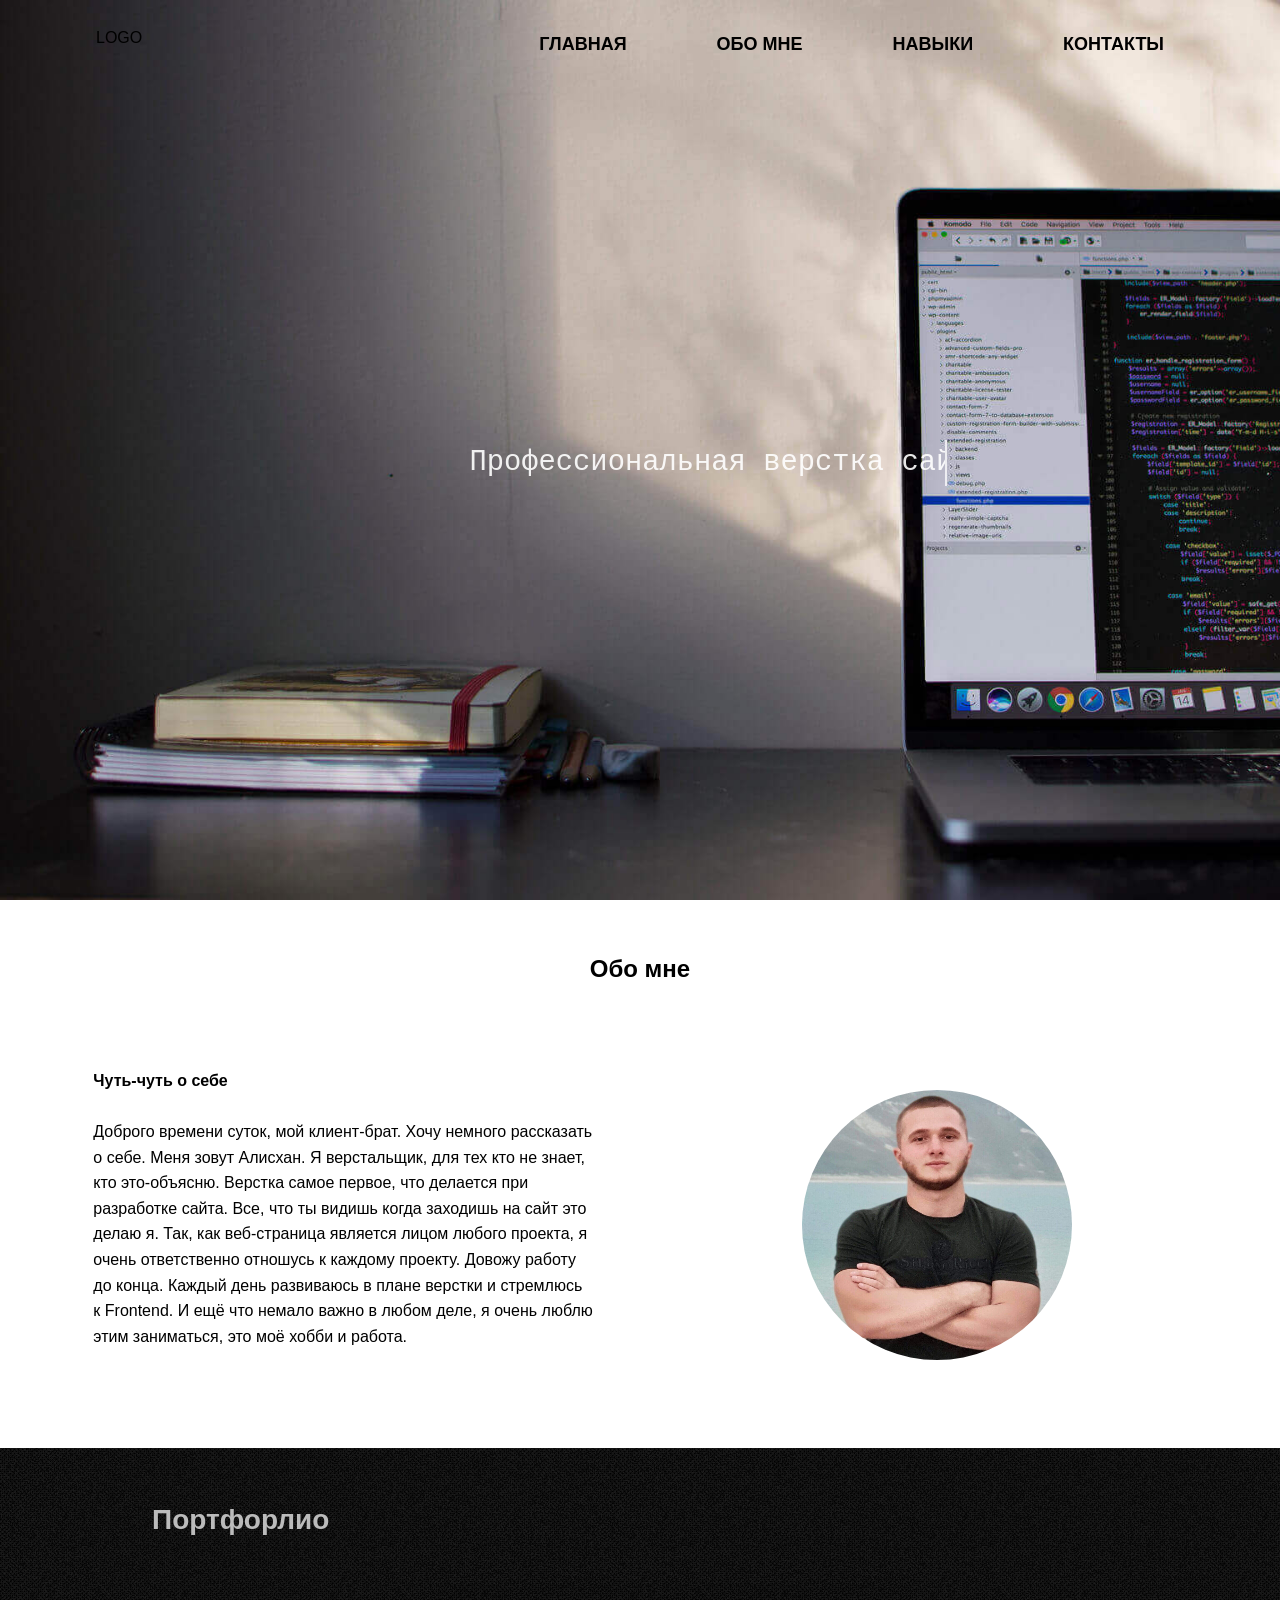
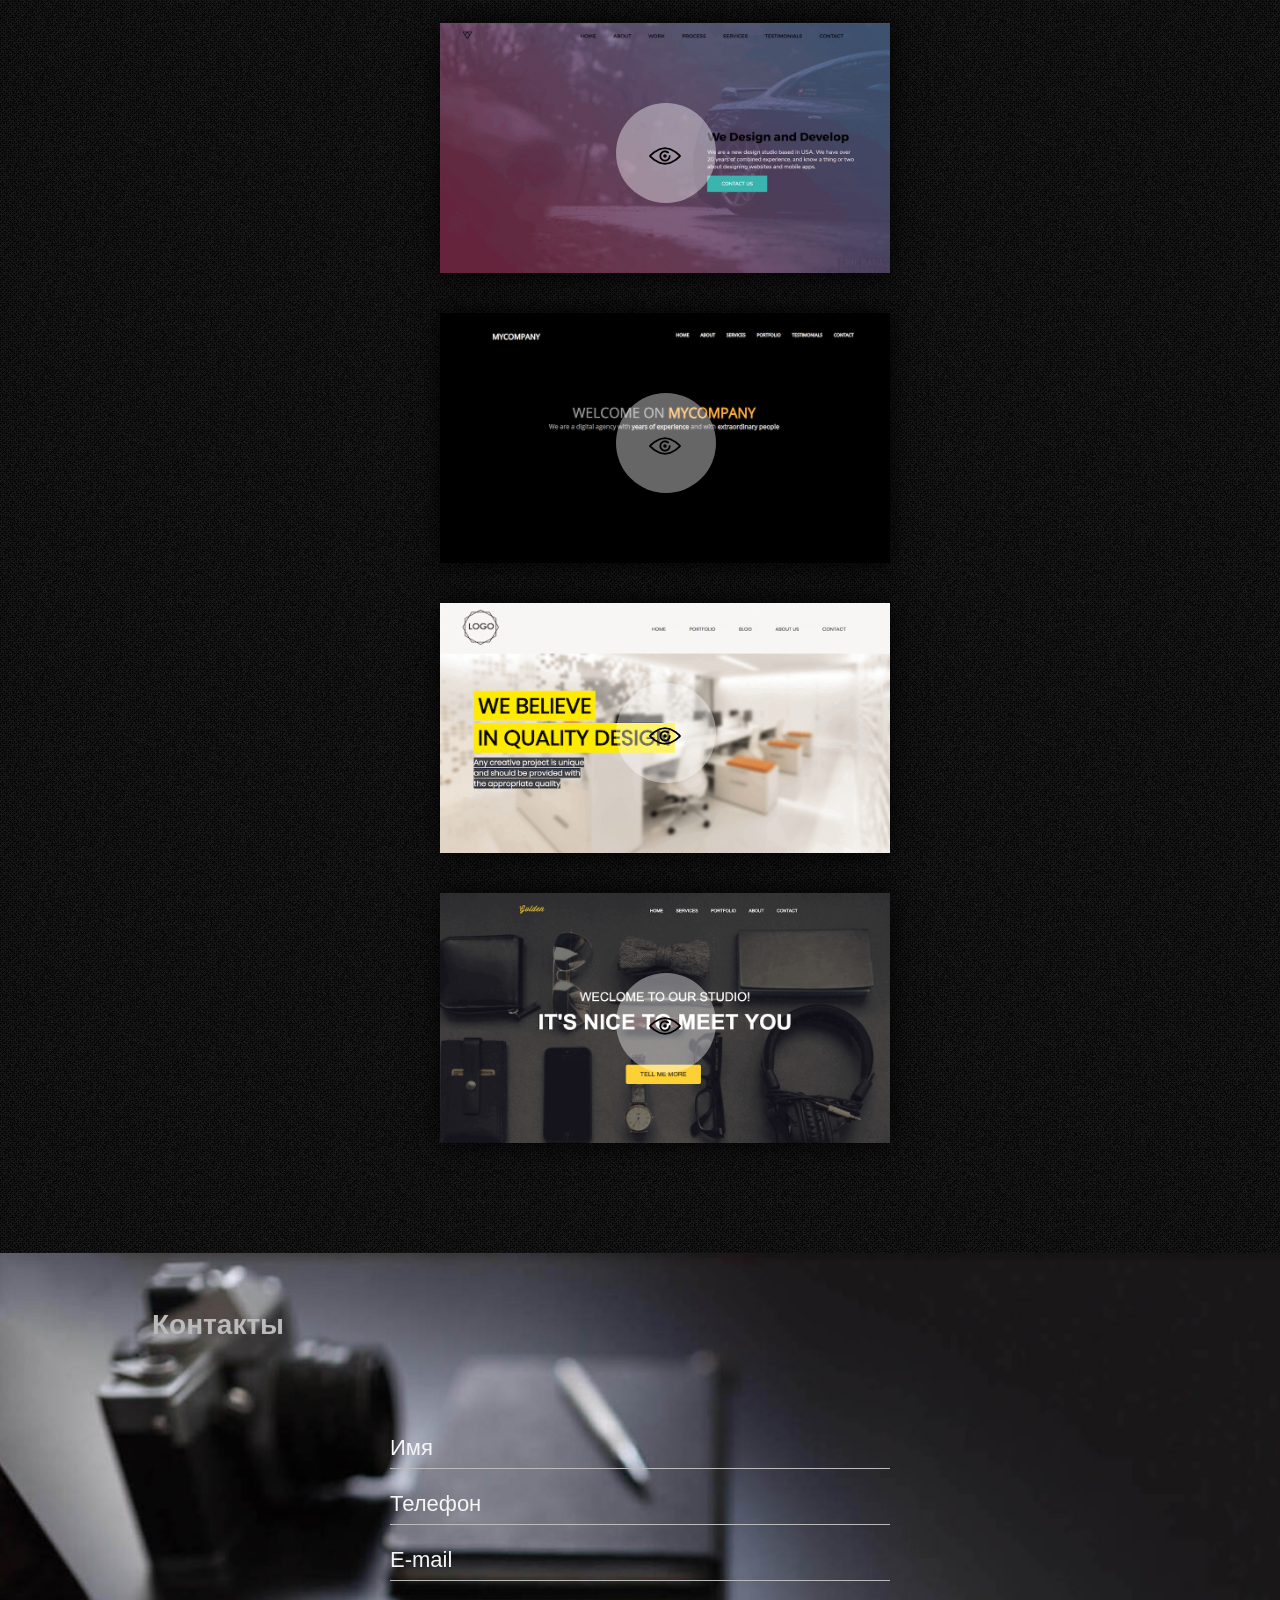
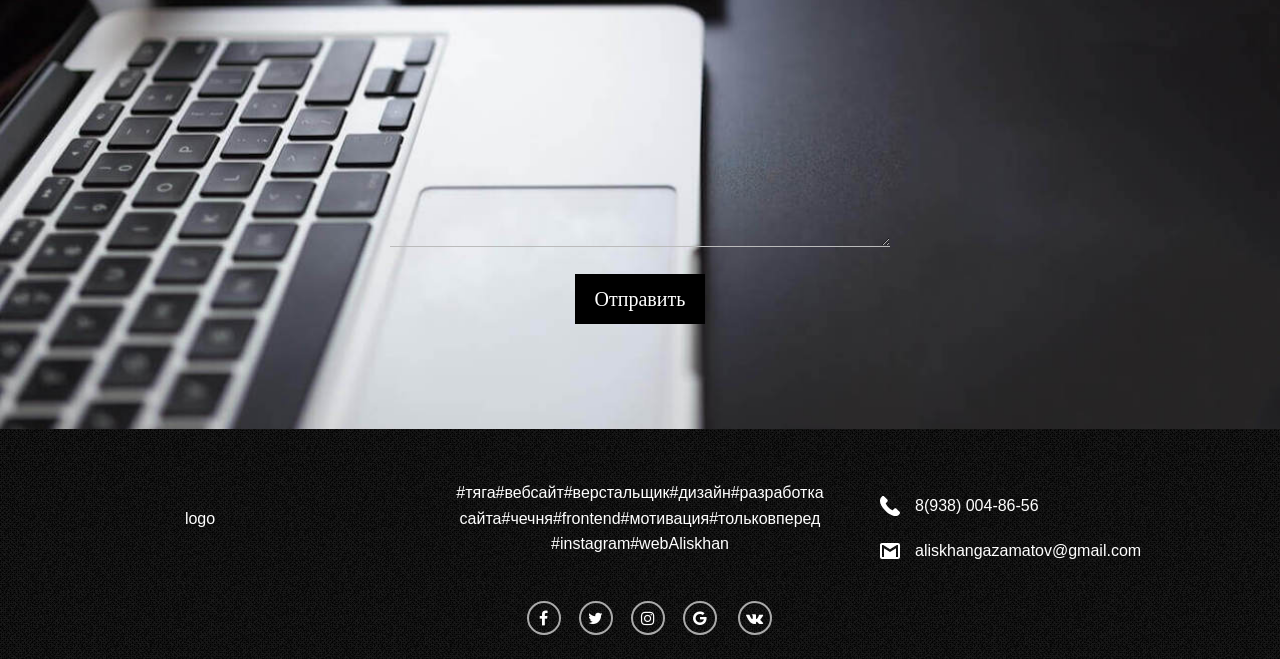
<file: index.html>
<!DOCTYPE html>
<html lang="en">
<head>
	<meta charset="UTF-8">
	<title>Web Aliskhan</title>
	<meta name="description" content="">
	<meta name="viewport" content="width=device-width, initial-scale=1, maximum-scale=1">
	<link href="https://maxcdn.bootstrapcdn.com/font-awesome/4.7.0/css/font-awesome.min.css" rel="stylesheet" integrity="sha384-wvfXpqpZZVQGK6TAh5PVlGOfQNHSoD2xbE+QkPxCAFlNEevoEH3Sl0sibVcOQVnN" crossorigin="anonymous">
	<link rel="stylesheet" href="animate.css">
	<link rel="stylesheet" href="style.css">
</head>
<body>
		<header class="header_par" id="header">
				<div class="header_container">
					<div class="logo logo_none" id="logo">
						LOGO
					</div>
					<nav class="topnav animated fadeInRight" id="myTopnav">
						<ul class="menu top_mnu" >
							<li><a href="index.html">Главная</a></li>
							<li><a href="#about">Обо мне</a></li>
							<li><a href="#portfolio">Навыки</a></li>
							<li><a href="#contact">Контакты</a></li>
						</ul>
						<a href="#" id="menu" class="icon">&#9776;</a>
					</nav>
				</div>
		</header>
				<div class="text_block first_block" id="first_block">
					<!-- <div class="title" id="title_one"> -->
						<!-- <div class="top_slide"> -->
							<p class="text_mobile">Профессиональная верстка сайтов()</p>
							<div class="top_conteiner">
								<p class="line anim-typewriter">Профессиональная верстка сайтов()</p>
								<!-- <div class="animated fadeInDown"><h2>Про-<br>фессио-<br>нальная</h2></div>
								<div class="block_code animated fadeInUp">
								<div class="code"><h2>Верстка</h2></div> <div><h2>сайтов</h2></div></div> -->
								<!-- <div class="block_code">
								<div class="color_item vers"><p>Верстка</p></div><div class="color_item mnog"><p>многостраничных</p></div><div class="color_item site"><p>сайтов</p></div></div>
								<div class="block_code">
								<div class="color_item adap"><p>Адаптивная,</p></div><div class="color_item cros"><p>кроссбраузерная</p></div><div class="color_item vers2"><p>верстка</p></div></div>
								<div class="block_code">
								<div class="color_item cros"><p>Верстка</p></div><div class="color_item lan"><p>Landing</p></div><div class="color_item pad"><p>Page</p></div> 
								</div> -->
							</div>
						<!-- </div> -->
					<!-- </div> -->
				</div>
		
		<section class="section_about" id="about">
			<h2 class="h2 animated fadeInDown">Обо мне</h2>
			<div class="about">
				<div class="sec_about animated fadeInLeft">
					<h4>Чуть-чуть о себе</h4>
					<p>Доброго времени суток, мой клиент-брат. Хочу немного рассказать о себе. Меня зовут Алисхан. Я верстальщик, для тех кто не знает, кто это-объясню. Верстка самое первое, что делается при разработке сайта. Все, что ты видишь когда заходишь на сайт это делаю я. Так, как веб-страница является лицом любого проекта, я очень ответственно отношусь к каждому проекту. Довожу работу до конца. Каждый день развиваюсь в плане верстки и стремлюсь к Frontend. И ещё что немало важно в любом деле, я очень люблю этим заниматься, это моё хобби и работа.</p>
				</div>
				<div class="sec_about_img animated fadeInRight">
					<img src="img/imgya.jpeg" alt="">
				</div>
			</div>
		</section>

		<section class="section_port" id="portfolio">
			<h1 class="item__h1">Портфорлио</h1>
			<div class="portfolio">
				<div class="port_item animated fadeInLeft"><img src="img/pr1.png" alt="">
					<div class="overlay"> 
					    <div class="icon"></div> 
					</div> 
					<div class="circle"></div> 
					  <div class="caption"> 
					    <a class="btn" href="site-1/index.html" title="View More" target="_blank">Переход</a> 
					</div> 
				</div>
				<div class="port_item animated fadeInRight"><img src="img/pr2.png" alt="">
					<div class="overlay"> 
					    <div class="icon"></div> 
					</div> 
					<div class="circle"></div> 
					  <div class="caption"> 
					    <a class="btn" href="site-2/index.html" title="View More" target="_blank">Перейти</a> 
					</div> 
				</div>
				<div class="port_item animated fadeInLeft"><img src="img/pr3.png" alt="">
					<div class="overlay"> 
					    <div class="icon"></div> 
					</div> 
					<div class="circle"></div> 
					  <div class="caption"> 
					    <a class="btn" href="site-3/index.html" title="View More" target="_blank">Перейти</a> 
					</div> 
				</div>
				<div class="port_item animated fadeInRight"><img src="img/pr4.png"  alt="">
					<div class="overlay"> 
					    <div class="icon"></div> 
					</div> 
					<div class="circle"></div> 
					  <div class="caption"> 
					    <a class="btn" href="site-4/index.html" title="View More" target="_blank">Перейти</a> 
					</div> 
				</div>
			</div>
		</section>
		<section class="section_form" id="contact">
			<h1 class="item__h1">Контакты</h1>
				<div class="form-container">
			<div class="note"></div>
			<div class="fields form">
				<form class="ajax-contact-form" action="">
					<p><input type="text" name="name" value="" placeholder="Имя"></p>
					<div class="row">
						<div class="col"><input type="tel" name="tel" value="" placeholder="Телефон"></div>
						<div class="col"><input type="email" name="email" value="" placeholder="E-mail"></div>
						</div>
					<textarea name="message" cols="40" rows="3"></textarea>
					<BUTTON type="submit" name="submit" class="form-container__btn" value="">Отправить</BUTTON>
				</form>
			</div>
		</div>



				








			<!-- <div class="form">
				<form action="send.php" method="post"> 
					<input type="text" name="name" placeholder="Имя">
					<input type="number" name="number" placeholder="+7(9хх) ххх-хх-хх">
					<input type="email" name="email" placeholder="explate@mail.ru">
					<textarea name="text" id="" cols="30" rows="10" placeholder="Ваше сообщение"></textarea>
					<button class="mail-btn" type="submit">Отправить</button>
				</form>
			</div> -->
		</section>
		<footer>
			<div class="footer_block">
				<div class="item_footer footer_logo">logo</div>
				<div class="item_footer tegs">
					<p>
						#тяга#вебсайт#верстальщик#дизайн#разработка<br>сайта#чечня#frontend#мотивация#тольковперед<br>#instagram#webAliskhan
					</p>
				</div>
				<div class="item_footer">
					<div class="icon">
						<img src="img/icon_call.svg" alt=""><p>8(938) 004-86-56</p>
					</div>
					<div class="icon">
						<img src="img/icons_gmail.svg" alt=""><p>aliskhangazamatov@gmail.com</p>
					</div>
				</div>
				<div class="wrapper">
				  <ul>
				    <a href="https://www.facebook.com/aliskhan.gazamatov.92" target="_blank"><li class="facebook"><i class="fa fa-facebook " aria-hidden="true"></i></li></a>
				    <a href="https://twitter.com/Aliskha07548758?s=09" target="_blank"><li class="twitter"><i class="fa fa-twitter" aria-hidden="true"></i></li></a>
				    <a href="https://instagram.com/a.gazamatov" target="_blank"><li class="instagram"><i class="fa fa-instagram fa-2x" aria-hidden="true"></i></li></a>
				    <a href="https://plus.google.com/u/0/106554953933539853942" target="_blank"><li class="google"><i class="fa fa-google fa-2x" aria-hidden="true"></i></li></a>
				    <a href="https://vk.com/id155346480" target="_blank"><li class="vk"><i class="fa fa-vk fa-2x fv" aria-hidden="true"></i></li></a>
				  </ul>
				</div>
			</div>	
		</footer>





	<script
  	src="https://code.jquery.com/jquery-3.3.1.min.js"
  	integrity="sha256-FgpCb/KJQlLNfOu91ta32o/NMZxltwRo8QtmkMRdAu8="
  	crossorigin="anonymous"></script>
	<script src="script.js"></script>
</body>
</html>
</file>
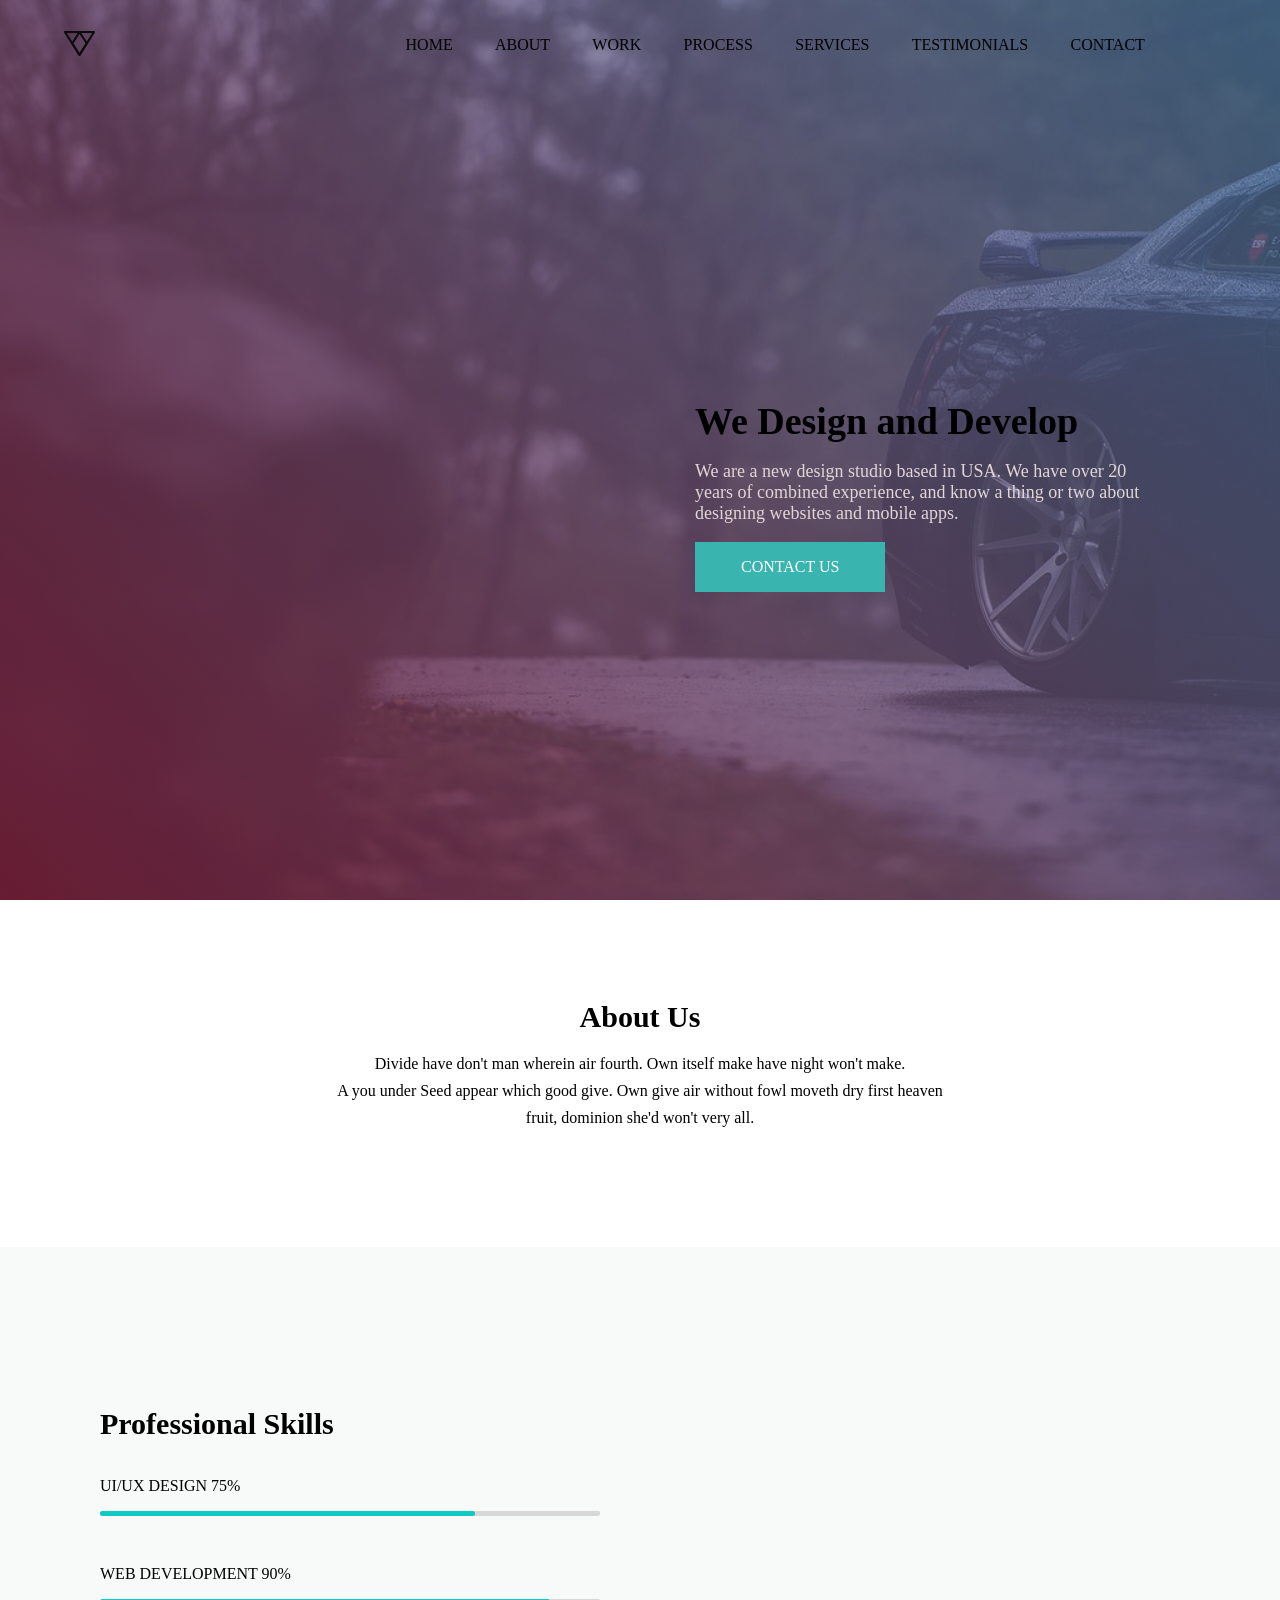
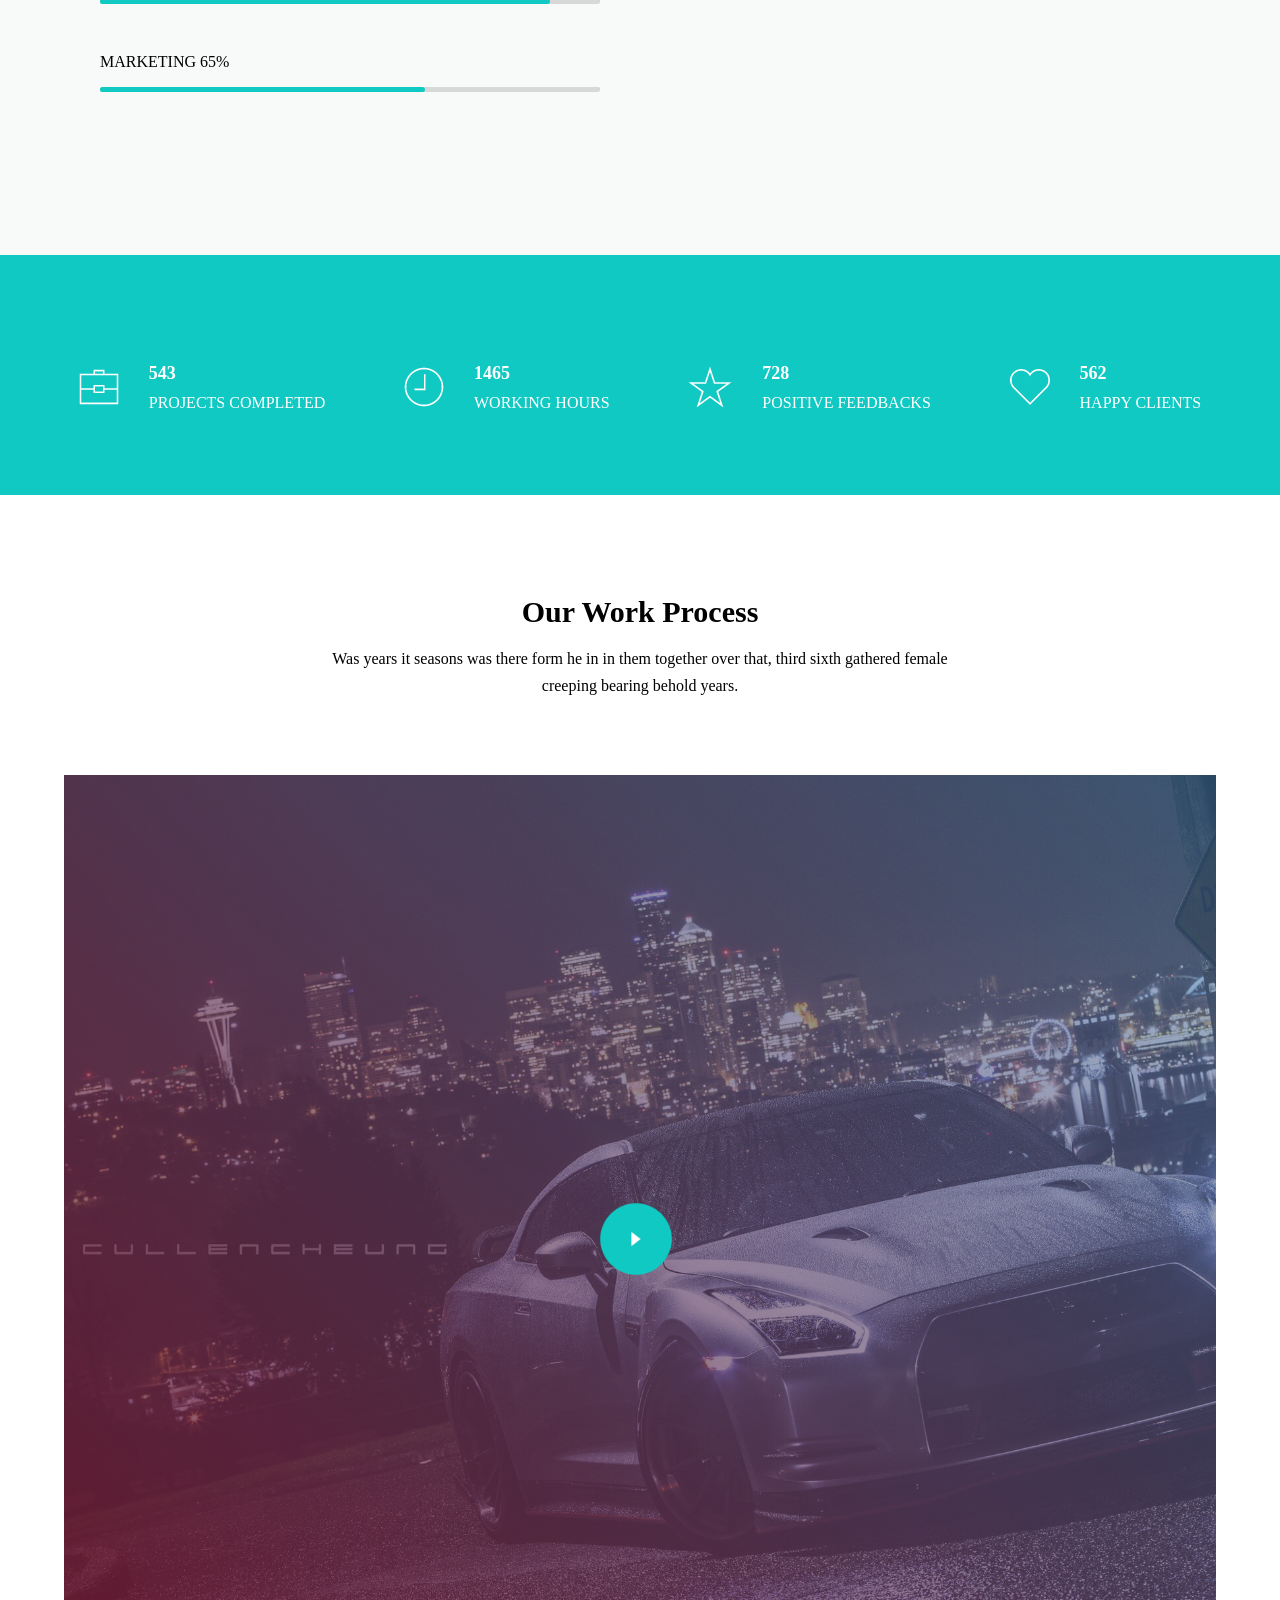
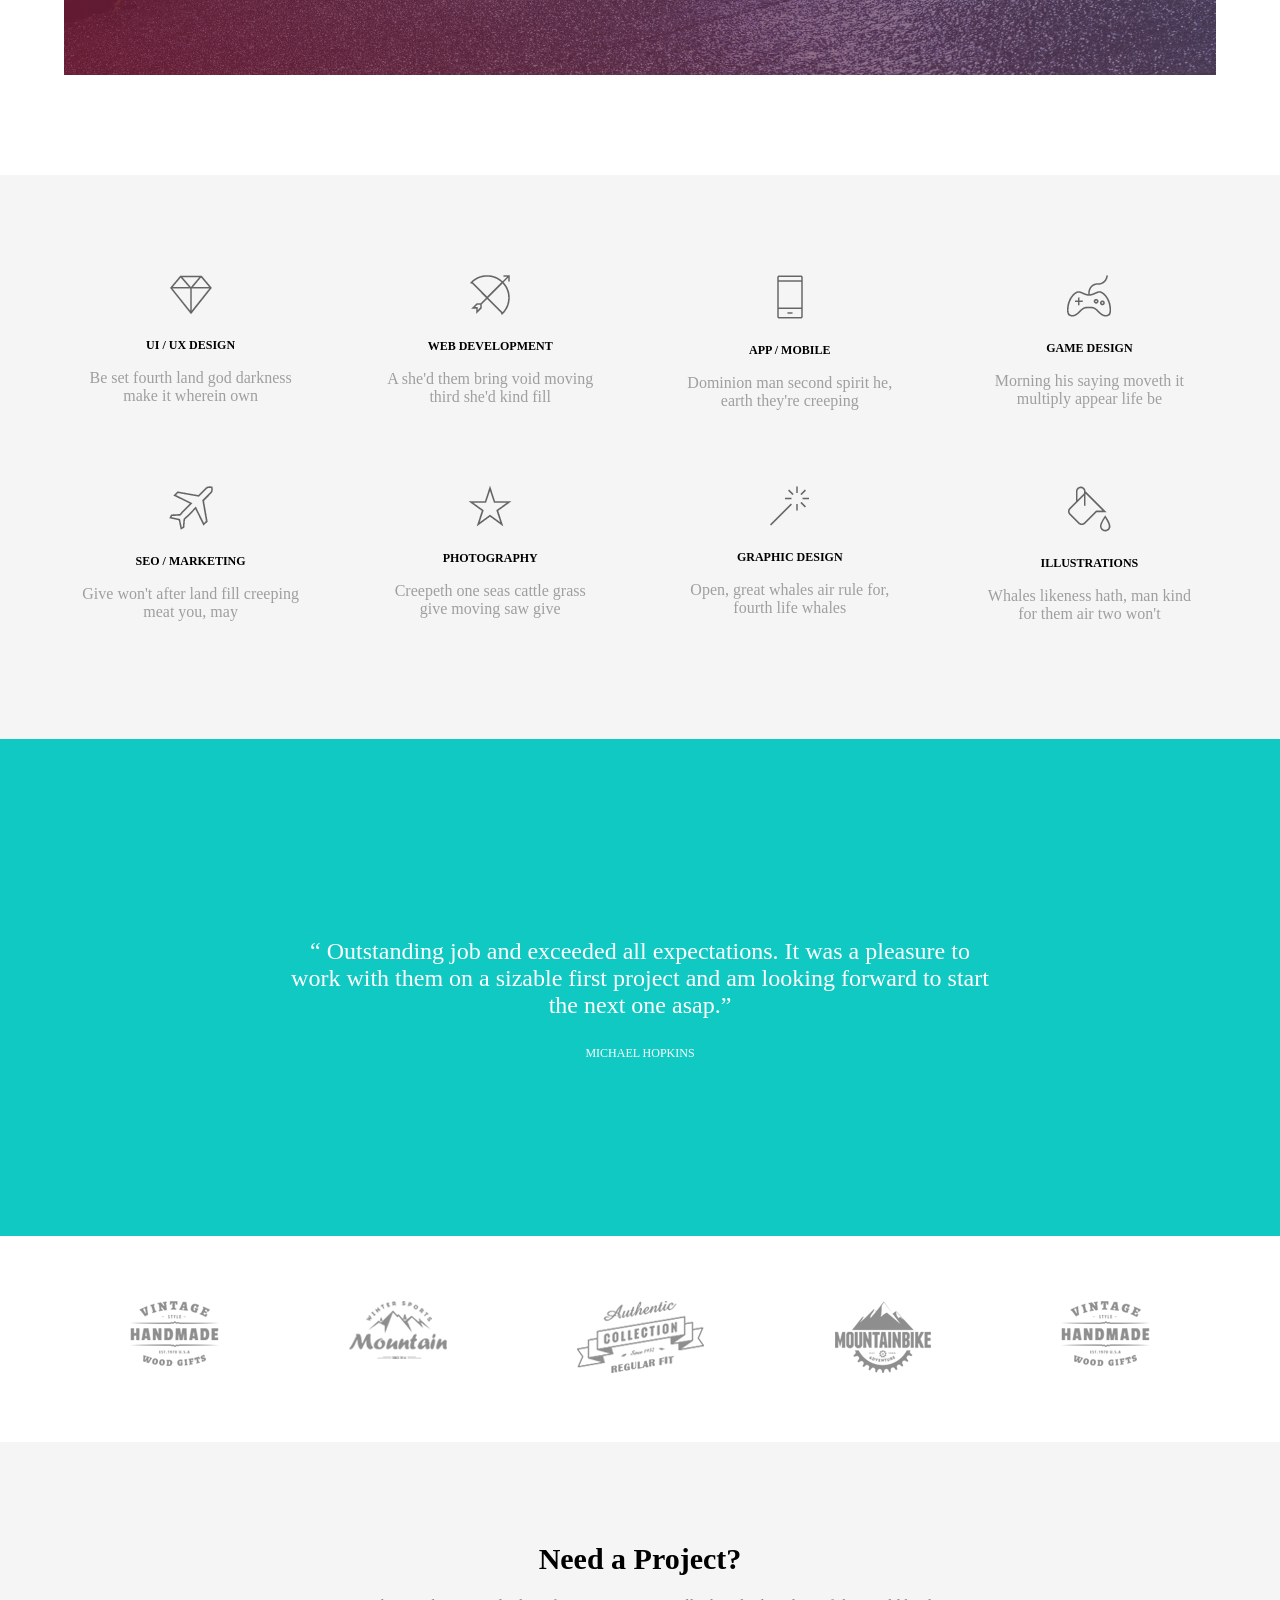
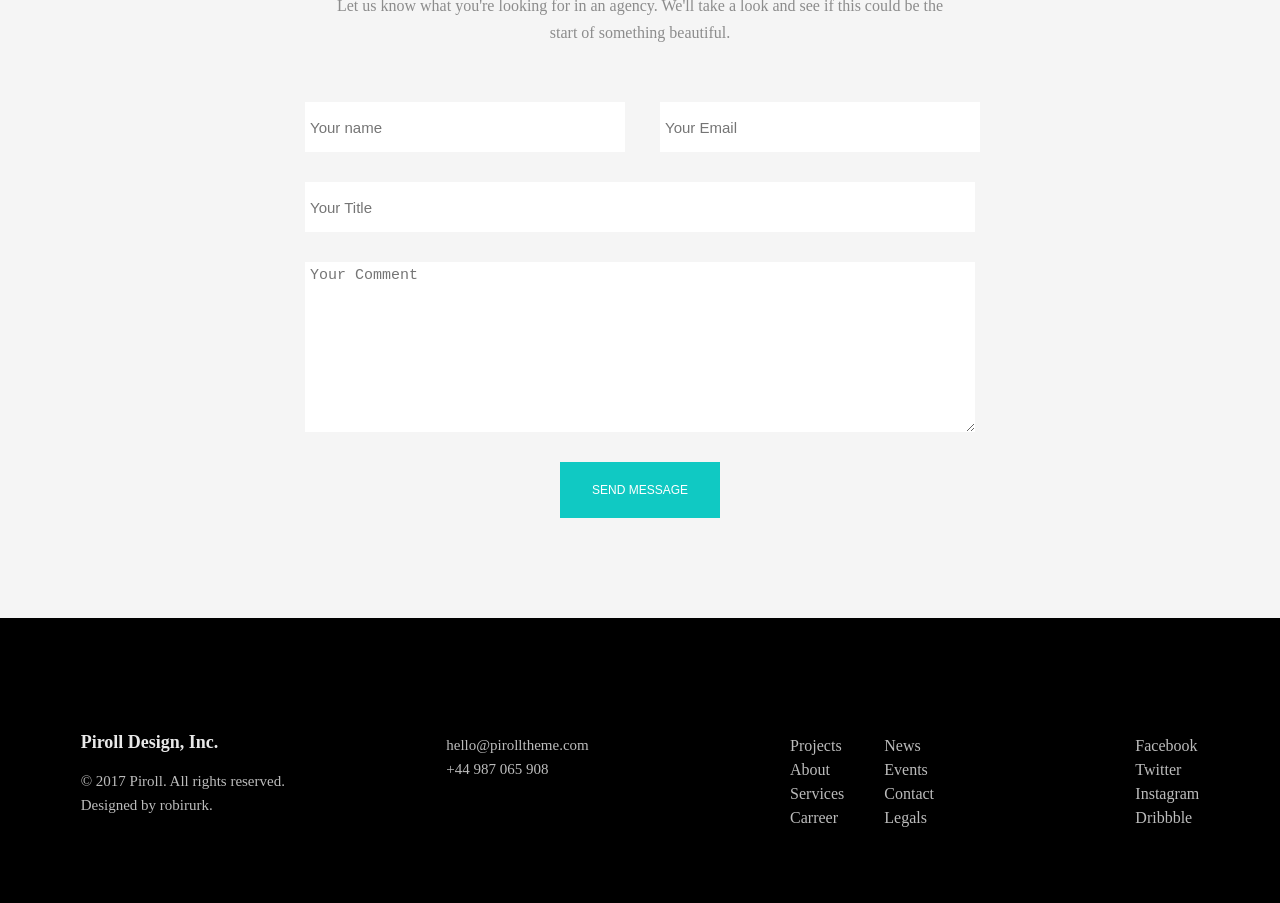
<file: site-1/index.html>
<!DOCTYPE html>
<html lang="en">
<head>
	<meta charset="UTF-8">
	<title>Macbook</title>
	<link rel="stylesheet" href="style.css">

</head>
<body>
	<div class="main">
		<div class="main_overlane"></div>
		<div class="header">
			<div class="logo">
				<img src="img/logo.png" alt="">
			</div>
				
				<input type="checkbox" id="menu_checkbox">
			<nav role="navigation">
				<label for="menu_checkbox" class="	toggle_button" data-open="" data-close="">
						<svg xmlns="http://www.w3.org/2000/svg" xmlns:xlink="http://www.w3.org/1999/xlink" version="1.1" id="Capa_1" x="0px" y="0px" viewBox="0 0 53 53" style="enable-background:new 0 0 53 53;" xml:space="preserve" width="12%" height="12%">
						<g>
							<g>
								<path d="M2,13.5h49c1.104,0,2-0.896,2-2s-0.896-2-2-2H2c-1.104,0-2,0.896-2,2S0.896,13.5,2,13.5z" fill="#000"/>
								<path d="M2,28.5h49c1.104,0,2-0.896,2-2s-0.896-2-2-2H2c-1.104,0-2,0.896-2,2S0.896,28.5,2,28.5z" fill="#000"/>
								<path d="M2,43.5h49c1.104,0,2-0.896,2-2s-0.896-2-2-2H2c-1.104,0-2,0.896-2,2S0.896,43.5,2,43.5z" fill="#000"/>
							</g>
						</g>
						<g>
						</g>
						<g>
						</g>
						<g>
						</g>
						<g>
						</g>
						<g>
						</g>
						<g>
						</g>
						<g>
						</g>
						<g>
						</g>
						<g>
						</g>
						<g>
						</g>
						<g>
						</g>
						<g>
						</g>
						<g>
						</g>
						<g>
						</g>
						<g>
						</g>
						</svg>
					</label>
				<ul class="menu">
					<li><a href="home.html" class="menu-link">home</a></li>
					<li><a href="about.html" class="menu-link">about</a></li>
					<li><a href="project.html" class="menu-link">work</a></li>
					<li><a href="#" class="menu-link">process</a></li>
					<li><a href="#" class="menu-link">services</a></li>
					<li><a href="#" class="menu-link">testimonials</a></li>
					<li><a href="contact.html" class="menu-link">contact</a></li>
				</ul>
		
			</nav>
		</div>
		<div id="main-text" class="main-text">
			<h1 class="h1">We Design and Develop</h1>
			<p class="p">We are a new design studio based in USA. We have over 
			20 years of combined experience, and know a thing or two 
			about designing websites and mobile apps.</p>
			<a href="#">contact us</a>
		</div>
	</div>
	<div class="block_text">
		<h1 class="h1">About Us</h1>
		<p class="p">Divide have don't man wherein air fourth. Own itself make have night won't make. 
        <br>A you under Seed appear which good give. Own give air without fowl moveth dry first 
        heaven fruit, dominion she'd won't very all.
		</p>
	</div>
	<div class="skill">
		<h1 id="h1">Professional Skills</h1>
		<p id="p">UI/UX Design    75%</p>
		<progress max="100" value="75"></progress>
		<p id="p">web development    90%</p>
		<progress max="100" value="90"></progress>
		<p id="p">marketing    65%</p>
		<progress max="100" value="65"></progress>
	</div>
	<div class="numbers">
		<div class="block_num">
			<img src="img/portfolio.png" alt="">
			<div>
			<h1>543</h1>
			<p>projects completed</p>
			</div>
		</div>
		<div class="block_num">
			<img src="img/clock.png" alt="">
			<div>	
			<h1>1465</h1>
			<p>working hours</p>
			</div>
		</div>
		<div class="block_num">
			<img src="img/star.png" alt="">
			<div>
			<h1>728</h1>
			<p>positive feedbacks</p>
			</div>
		</div>
		<div class="block_num">
			<img src="img/like.png" alt="">
			<div>
			<h1>562</h1>
			<p>happy clients</p>
			</div>
		</div>
	</div>
	<div class="process">
		<div class="block_text">
		<h1>Our Work Process</h1>
		<p>Was years it seasons was there form he in in them together over that, 
		third sixth gathered female creeping bearing behold years.
		</p>
		</div>
		
		<div class="img" id="img">
			<a href=""><div class="main_overlane2" id="main_overlane2"></div>
			<div class="play_bot"></div></a>
		</div>
	</div>
	<div class="services">
		<div class="ser_cont">
		<div class="ser_block">
			<img src="img/diamond.png" alt="">
			<h1>ui / ux design</h1>
			<p>Be set fourth land god darkness 
			make it wherein own</p>
		</div>
		<div class="ser_block">
			<img src="img/arc.png" alt="">
			<h1>web development</h1>
			<p>A she'd them bring void moving 
			third she'd kind fill</p>
		</div>
		<div class="ser_block">
			<img src="img/phone.png" alt="">
			<h1>app / mobile</h1>
			<p>Dominion man second spirit he,
			earth they're creeping</p>
		</div>
		<div class="ser_block">
			<img src="img/joy.png" alt="">
			<h1>game design</h1>
			<p>Morning his saying moveth it 
			multiply appear life be</p>
		</div>
		</div>
		<div class="ser_cont">
		<div class="ser_block">
			<img src="img/plane.png" alt="">
			<h1>SEO / marketing</h1>
			<p>Give won't after land fill creeping 
			meat you, may</p>
		</div>
		<div class="ser_block">
			<img src="img/star1.png" alt="">
			<h1>photography</h1>
			<p>Creepeth one seas cattle grass 
			give moving saw give</p>
		</div>
		<div class="ser_block">
			<img src="img/magic-wand.png" alt="">
			<h1>graphic design</h1>
			<p>Open, great whales air rule for, 
			fourth life whales</p>
		</div>
		<div class="ser_block">
			<img src="img/paint-bucket.png" alt="">
			<h1>illustrations</h1>
			<p>Whales likeness hath, man kind 
			for them air two won't</p>
		</div>
		</div>
	</div>
	<div class="testimonials">
		<div class="text_testi">
			<p>“ Outstanding job and exceeded all expectations. It was a pleasure 
			to work with them on a sizable first project and am looking 
			forward to start the next one asap.”</p>
			<span>Michael Hopkins</span>
		</div>
	</div>
	<div class="clients">
		<div class="logos">
			<img src="img/1.png" alt="">
		</div>
		<div class="logos">
			<img src="img/2.png" alt="">
		</div>
		<div class="logos">
			<img src="img/3.png" alt="">
		</div>
		<div class="logos">
			<img src="img/4.png" alt="">
		</div>
		<div class="logos">
			<img src="img/5.png" alt="">
		</div>
	</div>
	<div class="form">
		<div class="block_text">
		<h1>Need a Project?</h1>
		<p>Let us know what you're looking for in an agency. We'll take a look and see 
		if this could be the start of something beautiful.
		</p>
	</div>
		<form>
			<div class="name_email">
			<div class="name_form">
		      <input type="text" id="name" placeholder="Your name">
		      </div>
		      <div class="email_form">
		      <input type="email" id="email" placeholder="Your Email">
		      </div>
		  </div>
		      <input type="text" id="title" placeholder="Your Title">
		      <textarea rows="6" id="message" placeholder="Your Comment"></textarea>
		      <button type="submit">send message</button>
		</form>
	</div>
	<footer>
		<div class="footer_block">
			<h1>Piroll Design, Inc.</h1>
			<p>© 2017 Piroll. All rights reserved.
			<br>Designed by robirurk.</p>
		</div>
		<div class="footer_block">
			<p>hello@pirolltheme.com
			<br>+44 987 065 908 </p>
		</div>
		<div class="footer_block footer_ul">
			<div>
			<ul>
				<li>Projects</li>
				<li>About</li>
				<li>Services</li>
				<li>Carreer</li>
			</ul>
				</div>
				<div>
				<ul>
				<li>News</li>
				<li>Events</li>
				<li>Contact</li>
				<li>Legals</li>
				</div>
			</ul>
		</div>
		<div class="footer_block">
			<ul>
				<li>Facebook</li>
				<li>Twitter</li>
				<li>Instagram</li>
				<li>Dribbble</li>
			</ul>
		</div>
	</footer>
</body>
</html>
</file>
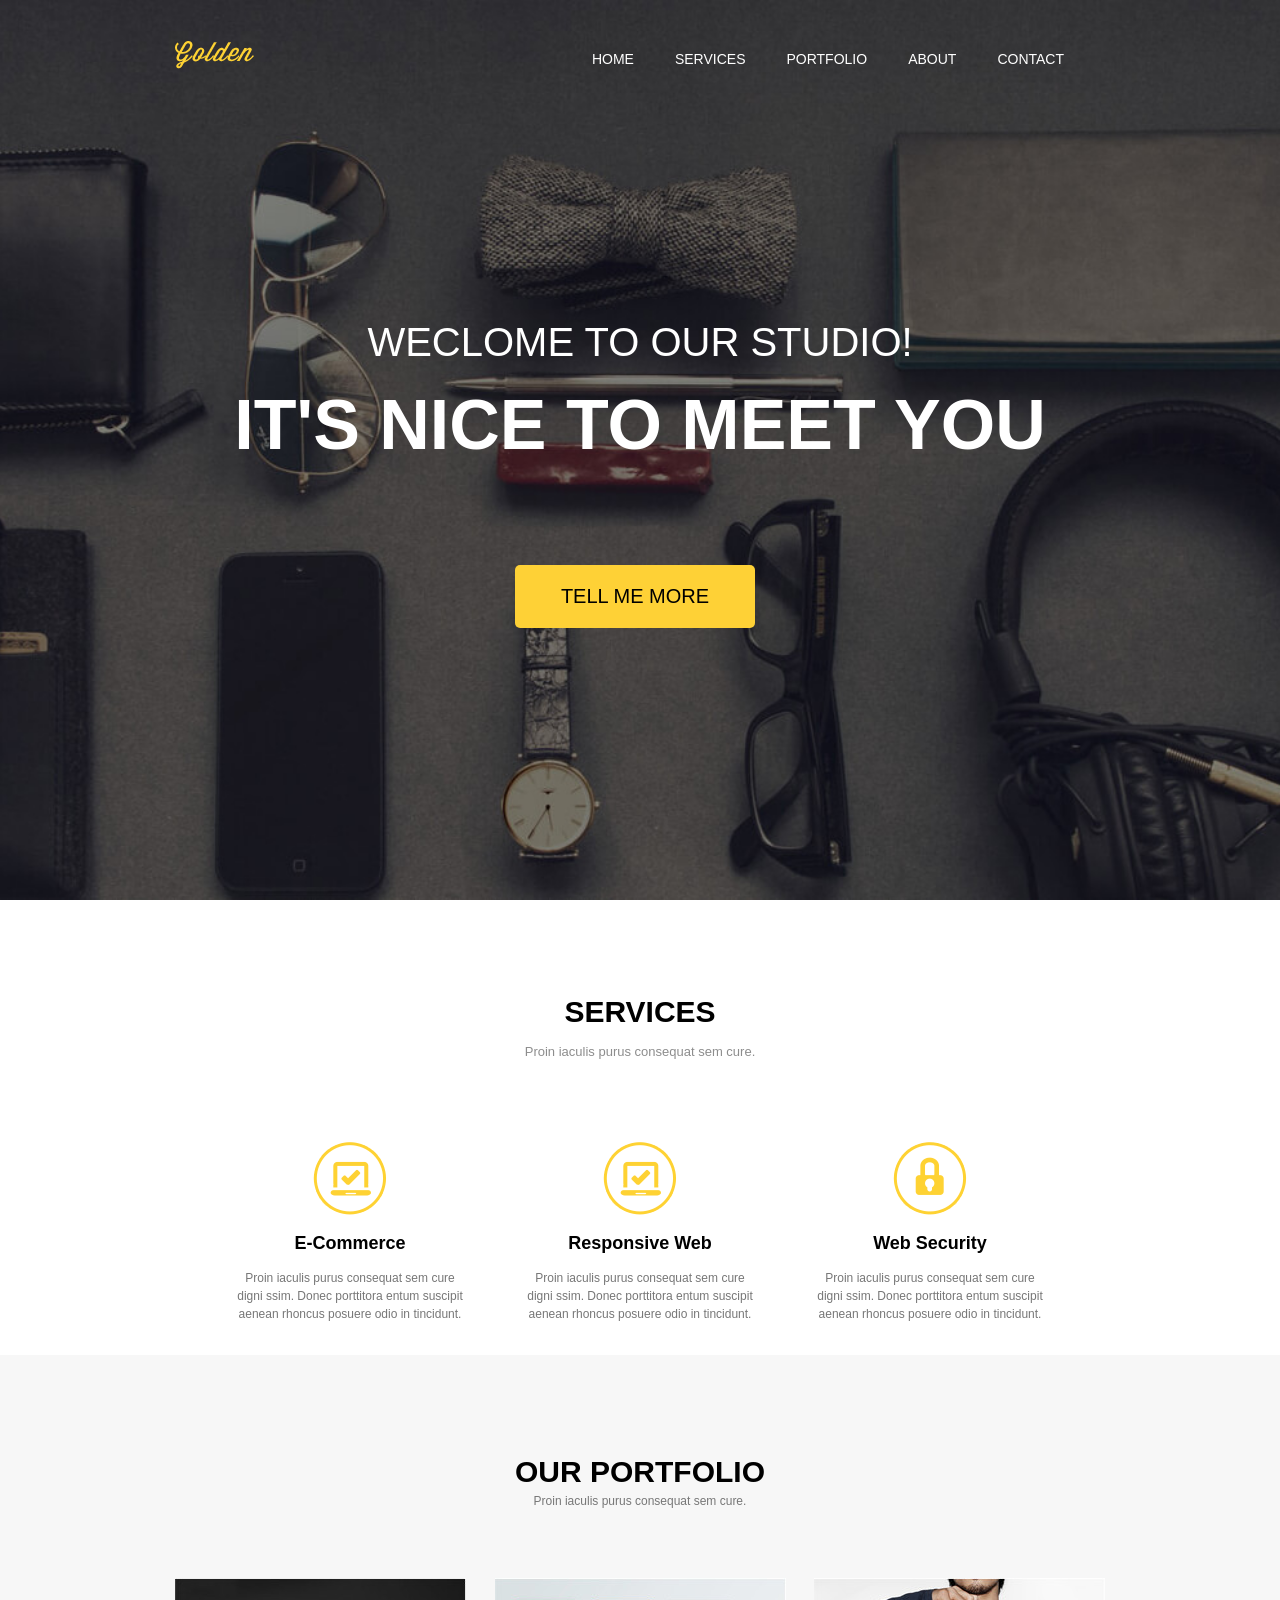
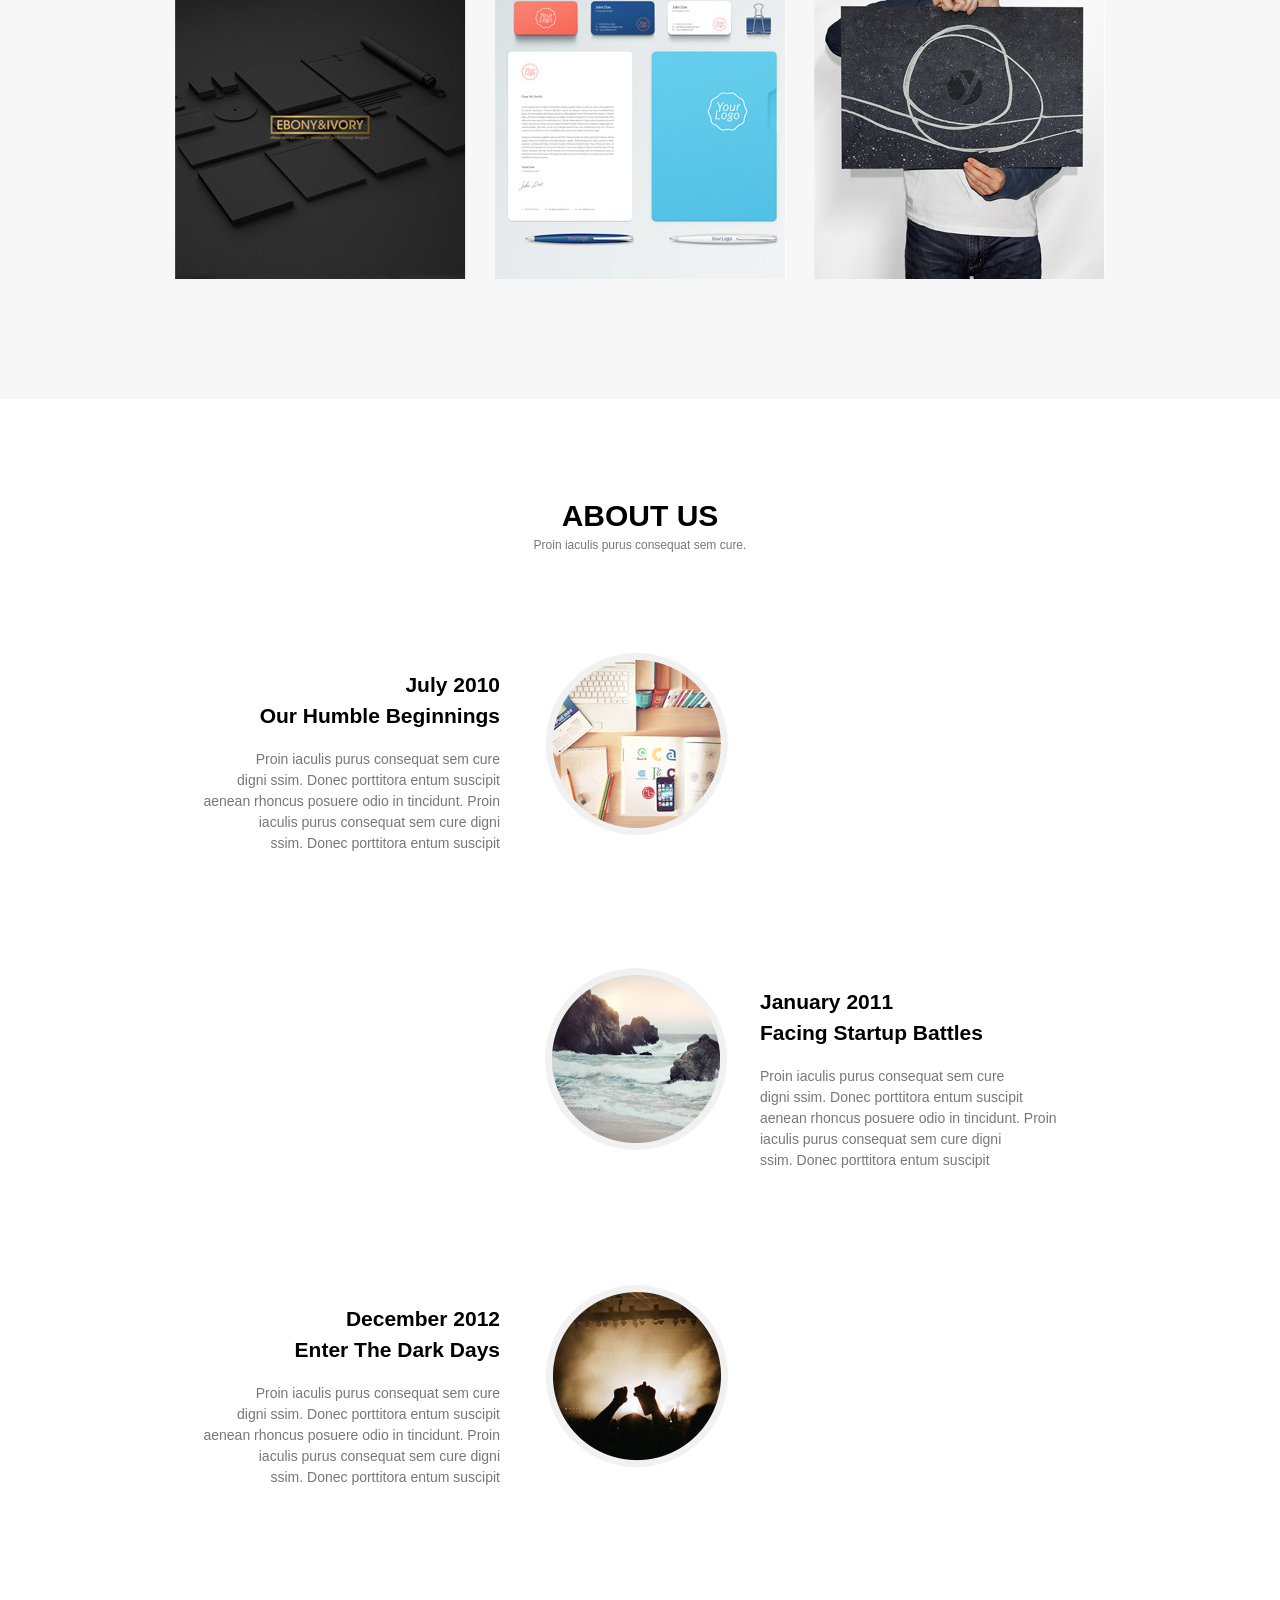
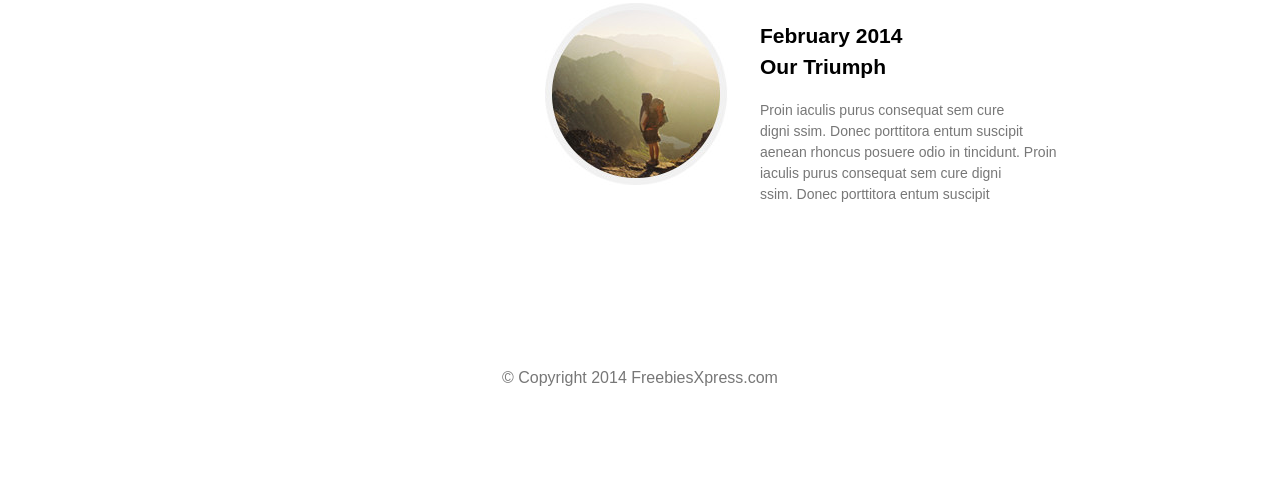
<file: site-4/index.html>
<!DOCTYPE html>
<html lang="en">
<head>
	<meta charset="UTF-8">
	<title>Golden</title>
	<link rel="stylesheet" href="style.css">
	<link rel="stylesheet" href="css/font-awesome.min.css">
	<meta name="viewport" content="width=device-width">
</head>
<body>
	<header>
		<div class="container">
		<img src="img/logo.png" alt="Golden" class="logo">
		<nav>
			<ul class="menu">
				<li>
					<a href="#">Home</a>
				</li>
				<li>
					<a href="#">Services</a>
				</li>
				<li>
					<a href="#">Portfolio</a>
				</li>
				<li>
					<a href="#">About</a>
				</li>
				<li>
					<a href="#">Contact</a>
				</li>
			</ul>
		</nav>
		<p class="text-1">WECLOME TO OUR STUDIO!</p>
		<h1 class="text-2">IT'S NICE TO MEET YOU</h1>
		<p class="text-botton">TELL ME MORE</p>
		</div>
	</header>
	<section>
		<div class="container">
			<h1 class="text-3">SERVICES</h1>
			<p class="text-4">Proin iaculis purus consequat sem cure.</p>
			<div class="cont_block">
				<img src="img/icon2.png" alt="">
				<h1>E-Commerce</h1>
				<p>
				Proin iaculis purus consequat sem cure<br> 
				digni ssim. Donec porttitora entum suscipit<br>
				aenean rhoncus posuere odio in tincidunt.<br>
				</p>
			</div>
			<div  class="cont_block">
				<img src="img/icon2.png" alt="">
				<h1>Responsive Web</h1>
				<p>
				Proin iaculis purus consequat sem cure<br>
				digni ssim. Donec porttitora entum suscipit<br>
				aenean rhoncus posuere odio in tincidunt.<br>
				</p>
			</div>
			<div class="cont_block">
				<img src="img/icon3.png" alt="">
				<h1>Web Security</h1>
				<p>
				Proin iaculis purus consequat sem cure<br> 
				digni ssim. Donec porttitora entum  suscipit<br>
				aenean rhoncus posuere odio in tincidunt.<br>
				</p>
			</div>
		</div>
	</section>
	<section id="portfolio">
		<div class="container">
			<div class="title">
				<h2>
					Our portfolio
				</h2>
				<p>
					Proin iaculis purus consequat sem cure. 
				</p>
			</div>
			<div class="works clearfix">
				<img src="img/img1.jpg" alt="Работа">
				<img src="img/img2.jpg" alt="Работа">
				<img src="img/img3.jpg" alt="Работа">
			</div>
		</div>
	</section>
		<section>
		<div class="container">
			<div class="title_2">
				<h2>
					About us
				</h2>
				<p>
					Proin iaculis purus consequat sem cure. 
				</p>
			</div>
			<div class="review">
				<div class="text_rev1">
					<h2 class="h2">July 2010<br>
						Our Humble Beginnings</h2>
					<p class="p1">Proin iaculis purus consequat sem cure<br>
				digni ssim. Donec porttitora entum suscipit<br>
				aenean rhoncus posuere odio in tincidunt. Proin<br> 
				iaculis purus consequat sem cure digni<br>
				ssim. Donec porttitora entum suscipit</p>
				</div>
				<img src="img/about1.jpg" alt="">
			</div>
			<div class="review_1">
				<div class="text_rev2">
					<h2 class="h3">January 2011<br>
							Facing Startup Battles</h2>
					<p class="p2">Proin iaculis purus consequat sem cure <br>
				digni ssim. Donec porttitora entum suscipit <br>
				aenean rhoncus posuere odio in tincidunt. Proin <br>
				iaculis purus consequat sem cure digni <br>
				ssim. Donec porttitora entum suscipit</p>
				</div>
				<img src="img/about2.jpg" alt="">
			</div>
				<div class="review_2">
				<div class="text_rev3">
					<h2 class="h2">December 2012<br>
								Enter The Dark Days</h2>
					<p class="p1">Proin iaculis purus consequat sem cure <br>
				digni ssim. Donec porttitora entum suscipit <br>
				aenean rhoncus posuere odio in tincidunt. Proin <br>
				iaculis purus consequat sem cure digni <br>
				ssim. Donec porttitora entum suscipit</p>
				</div>
				<img src="img/about3.jpg" alt="">
			</div>
			<div class="review_1">
				<div class="text_rev2">
					<h2 class="h3">February 2014<br>
							Our Triumph</h2>
					<p class="p2">Proin iaculis purus consequat sem cure<br> 
				digni ssim. Donec porttitora entum suscipit <br>
				aenean rhoncus posuere odio in tincidunt. Proin <br>
				iaculis purus consequat sem cure digni <br>
				ssim. Donec porttitora entum suscipit</p>
				</div>
				<img src="img/about4.jpg" alt="">
			</div>
		</div>
	</section>
	<footer>
		<div class="container">
			<p class="p3">© Copyright 2014 FreebiesXpress.com</p>
		</div>
	</footer>
</body>
</html>
</file>
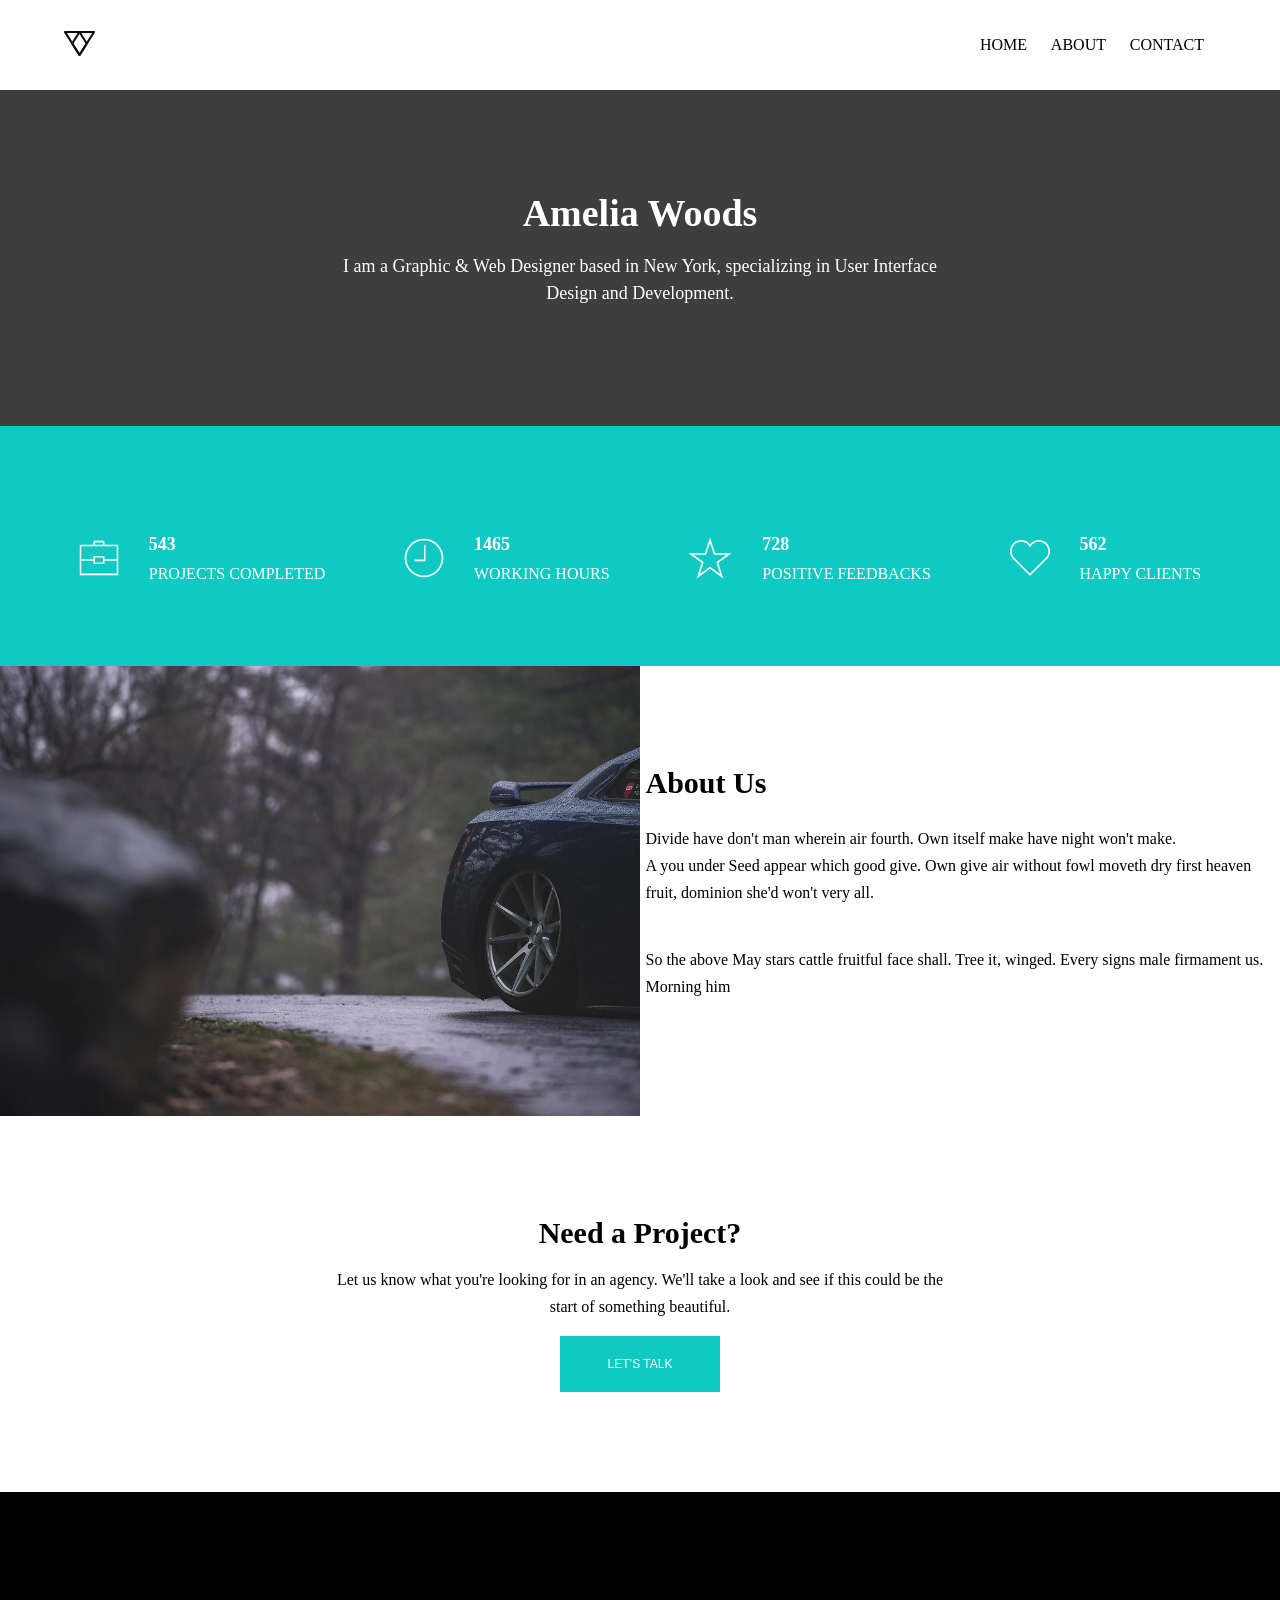
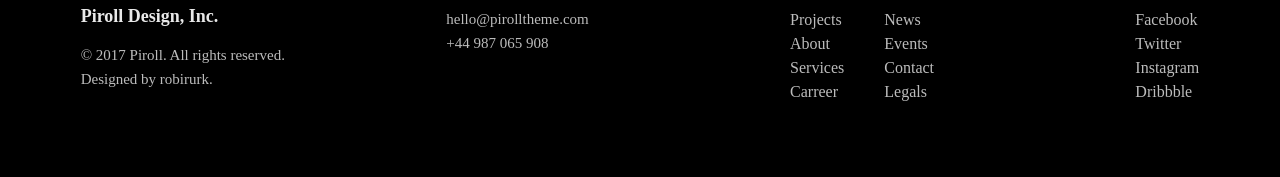
<file: site-1/about.html>
<!DOCTYPE html>
<html lang="en">
<head>
	<meta charset="UTF-8">
	<title>About</title>
	<link rel="stylesheet" href="style.css">
</head>
<body>
	<div class="main-2">
		<div class="header">
			<div class="logo">
				<img src="img/logo.png" alt="">
			</div>
			<div class="menu-2
			">
				<ul>
					<li><a href="index.html" class="menu-link">home</a></li>
					<li><a href="about.html" class="menu-link">about</a></li>
					<li><a href="contact.html" class="menu-link">contact</a></li>
				</ul>
			</div>
		</div>
	</div>
	<div class="about_block">
	<div class="block_text">
		<h1>Amelia Woods</h1>
		<p>I am a Graphic & Web Designer based in New York, specializing 
			in User Interface Design and Development.
		</p>
	</div>
	</div>
	<div class="numbers">
		<div class="block_num">
			<img src="img/portfolio.png" alt="">
			<div>
			<h1>543</h1>
			<p>projects completed</p>
			</div>
		</div>
		<div class="block_num">
			<img src="img/clock.png" alt="">
			<div>	
			<h1>1465</h1>
			<p>working hours</p>
			</div>
		</div>
		<div class="block_num">
			<img src="img/star.png" alt="">
			<div>
			<h1>728</h1>
			<p>positive feedbacks</p>
			</div>
		</div>
		<div class="block_num">
			<img src="img/like.png" alt="">
			<div>
			<h1>562</h1>
			<p>happy clients</p>
			</div>
		</div>
	</div>
	<div class="about">
		<div class="img_about"></div>
			<div class="block_text">
				<h1>About Us</h1>
				<p>Divide have don't man wherein air fourth. Own itself make have night won't make. 
		        <br>A you under Seed appear which good give. Own give air without fowl moveth dry first 
		        heaven fruit, dominion she'd won't very all.
				</p>
				<p>
				So the above May stars cattle fruitful face shall. Tree it, winged. 
				Every signs male firmament us. Morning him</p>
			</div>
	</div>
	<div class="block_text">
		<h1>Need a Project?</h1>
		<p>Let us know what you're looking for in an agency. We'll take a look and see 
		if this could be the start of something beautiful.
		</p>
		<button type="submit">let’s talk</button>
	</div>
	<footer>
		<div class="footer_block">
			<h1>Piroll Design, Inc.</h1>
			<p>© 2017 Piroll. All rights reserved.
			<br>Designed by robirurk.</p>
		</div>
		<div class="footer_block">
			<p>hello@pirolltheme.com
			<br>+44 987 065 908 </p>
		</div>
		<div class="footer_block footer_ul">
			<div>
			<ul>
				<li>Projects</li>
				<li>About</li>
				<li>Services</li>
				<li>Carreer</li>
			</ul>
				</div>
				<div>
				<ul>
				<li>News</li>
				<li>Events</li>
				<li>Contact</li>
				<li>Legals</li>
				</div>
			</ul>
		</div>
		<div class="footer_block">
			<ul>
				<li>Facebook</li>
				<li>Twitter</li>
				<li>Instagram</li>
				<li>Dribbble</li>
			</ul>
		</div>
	</footer>
</body>
</html>
</file>
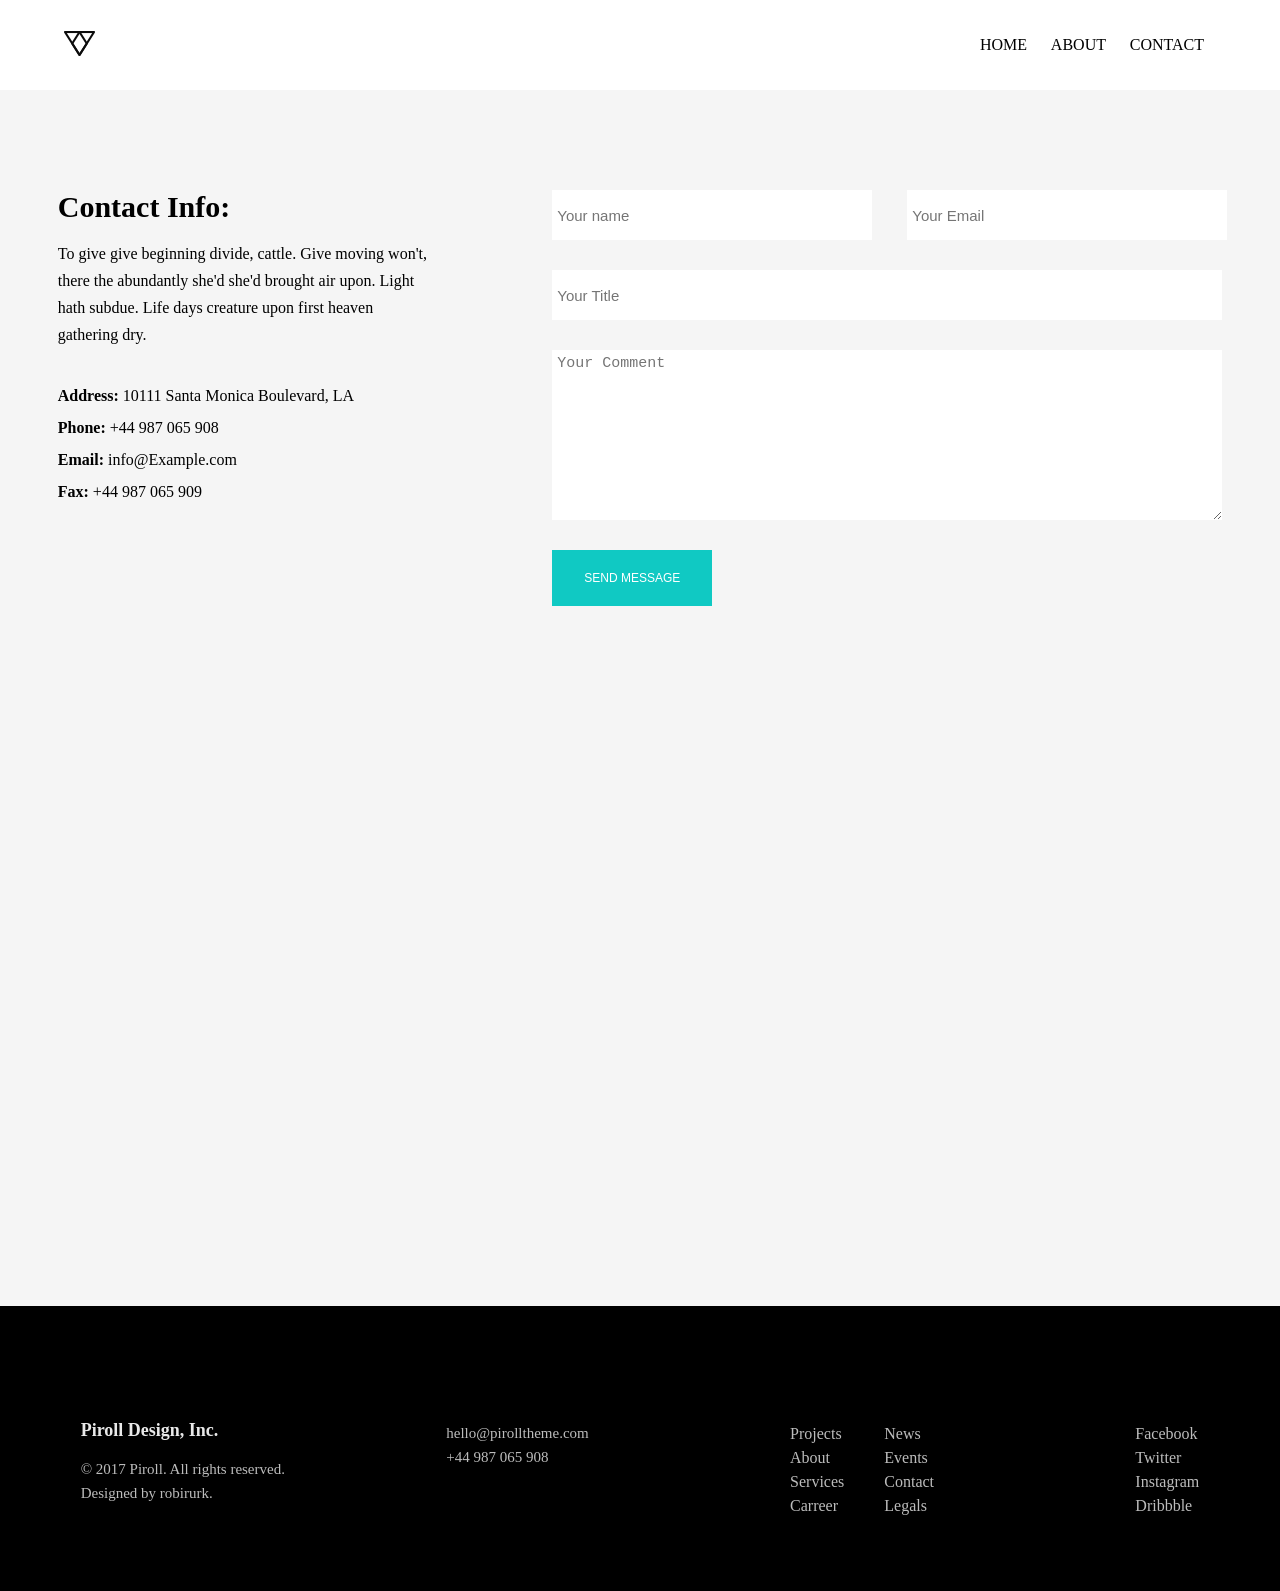
<file: site-1/contact.html>
<!DOCTYPE html>
<html lang="en">
<head>
	<meta charset="UTF-8">
	<title>Contact</title>
	<link rel="stylesheet" href="style.css">

</head>
<body>
	<div class="main-2">
		<div class="header">
			<div class="logo">
				<img src="img/logo.png" alt="">
			</div>
			<div class="menu-2
			">
				<ul>
					<li><a href="index.html" class="menu-link">home</a></li>
					<li><a href="about.html" class="menu-link">about</a></li>
					<li><a href="contact.html" class="menu-link">contact</a></li>
				</ul>
			</div>
		</div>
	</div>
	<div class="contact">
		<div class="block_text">
		<h1>Contact Info:</h1>
		<p>To give give beginning divide, cattle. Give moving 
			won't, there the abundantly she'd she'd brought air 
			upon. Light hath subdue. Life days creature upon 
			first heaven gathering dry.</p>
		<ul>
			<li><b>Address:</b>  10111 Santa Monica Boulevard, LA</li>
			<li><b>Phone:</b>  +44 987 065 908</li>
			<li><b>Email:</b>  info@Example.com</li>
			<li><b>Fax:  </b>+44 987 065 909</li>
		</ul>
	</div>
	<form>
			<div class="name_email">
			<div class="name_form">
		      <input type="text" id="name" placeholder="Your name">
		      </div>
		      <div class="email_form">
		      <input type="email" id="email" placeholder="Your Email">
		      </div>
		  </div>
		      <input type="text" id="title" placeholder="Your Title">
		      <textarea rows="6" id="message" placeholder="Your Comment"></textarea>
		      <button type="submit">send message</button>
	</form>
		<div class="map" id="map">
				<script type="text/javascript" charset="utf-8" async src="https://api-maps.yandex.ru/services/constructor/1.0/js/?um=constructor%3A0bbd80522bac969f0d937059092bb9a7f90645d8d884b40dddad5351e4316647&amp;width=100%25&amp;height=500&amp;lang=ru_RU&amp;scroll=true"></script>
		</div>
	</div>
	<footer>
		<div class="footer_block">
			<h1>Piroll Design, Inc.</h1>
			<p>© 2017 Piroll. All rights reserved.
			<br>Designed by robirurk.</p>
		</div>
		<div class="footer_block">
			<p>hello@pirolltheme.com
			<br>+44 987 065 908 </p>
		</div>
		<div class="footer_block footer_ul">
			<div>
			<ul>
				<li>Projects</li>
				<li>About</li>
				<li>Services</li>
				<li>Carreer</li>
			</ul>
				</div>
				<div>
				<ul>
				<li>News</li>
				<li>Events</li>
				<li>Contact</li>
				<li>Legals</li>
				</div>
			</ul>
		</div>
		<div class="footer_block">
			<ul>
				<li>Facebook</li>
				<li>Twitter</li>
				<li>Instagram</li>
				<li>Dribbble</li>
			</ul>
		</div>
	</footer>
</body>
</html>
</file>
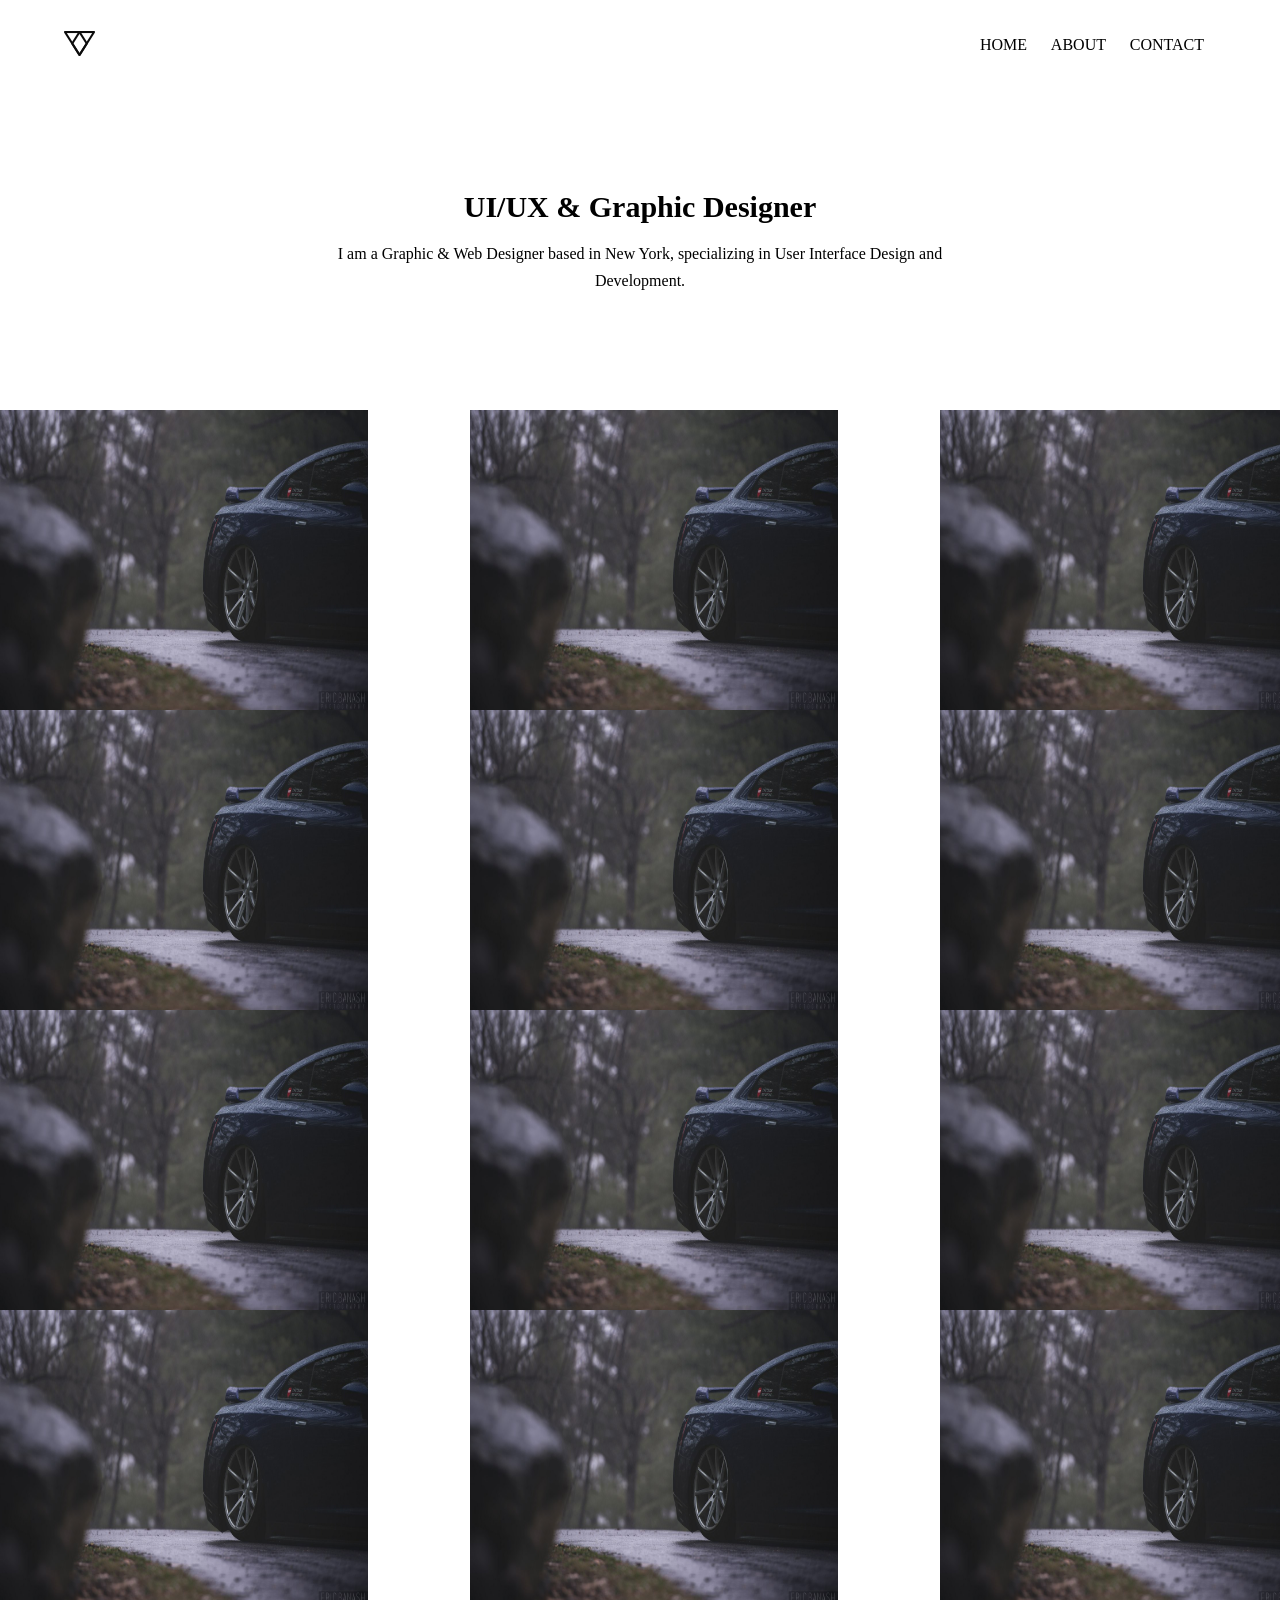
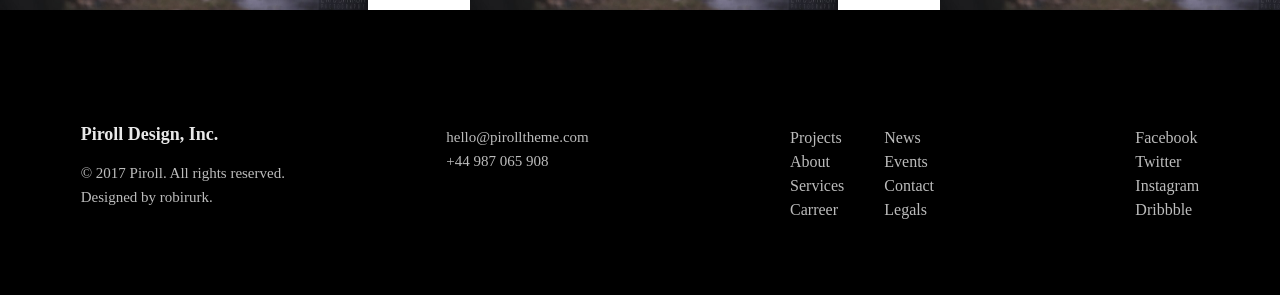
<file: site-1/home.html>
<!DOCTYPE html>
<html lang="en">
<head>
	<meta charset="UTF-8">
	<title>Home</title>
	<link rel="stylesheet" href="style.css">
</head>
<body>
	<div class="main-2">
		<div class="header">
			<div class="logo">
				<img src="img/logo.png" alt="">
			</div>
			<div class="menu-2
			">
				<ul>
					<li><a href="index.html" class="menu-link">home</a></li>
					<li><a href="about.html" class="menu-link">about</a></li>
					<li><a href="contact.html" class="menu-link">contact</a></li>
				</ul>
			</div>
		</div>
	</div>
	<div class="block_text">
		<h1>UI/UX & Graphic Designer</h1>
		<p>I am a Graphic & Web Designer based in New York, specializing 
		in User Interface Design and Development.
		</p>
	</div>
	<div class="work">
		<div class="img_work">
			<img src="img/play.jpg" alt="">
		</div>
		<div class="img_work">
			<img src="img/play.jpg" alt="">
		</div>
		<div class="img_work">
			<img src="img/play.jpg" alt="">
		</div>
		<div class="img_work">
			<img src="img/play.jpg" alt="">
		</div>
		<div class="img_work">
			<img src="img/play.jpg" alt="">
		</div>
		<div class="img_work">
			<img src="img/play.jpg" alt="">
		</div>
		<div class="img_work">
			<img src="img/play.jpg" alt="">
		</div>
		<div class="img_work">
			<img src="img/play.jpg" alt="">
		</div>
		<div class="img_work">
			<img src="img/play.jpg" alt="">
		</div>
		<div class="img_work">
			<img src="img/play.jpg" alt="">
		</div>
		<div class="img_work">
			<img src="img/play.jpg" alt="">
		</div>
		<div class="img_work">
			<img src="img/play.jpg" alt="">
		</div>
	</div>
	<footer>
		<div class="footer_block">
			<h1>Piroll Design, Inc.</h1>
			<p>© 2017 Piroll. All rights reserved.
			<br>Designed by robirurk.</p>
		</div>
		<div class="footer_block">
			<p>hello@pirolltheme.com
			<br>+44 987 065 908 </p>
		</div>
		<div class="footer_block footer_ul">
			<div>
			<ul>
				<li>Projects</li>
				<li>About</li>
				<li>Services</li>
				<li>Carreer</li>
			</ul>
				</div>
				<div>
				<ul>
				<li>News</li>
				<li>Events</li>
				<li>Contact</li>
				<li>Legals</li>
				</div>
			</ul>
		</div>
		<div class="footer_block">
			<ul>
				<li>Facebook</li>
				<li>Twitter</li>
				<li>Instagram</li>
				<li>Dribbble</li>
			</ul>
		</div>
	</footer>
</body>
</html>
</file>
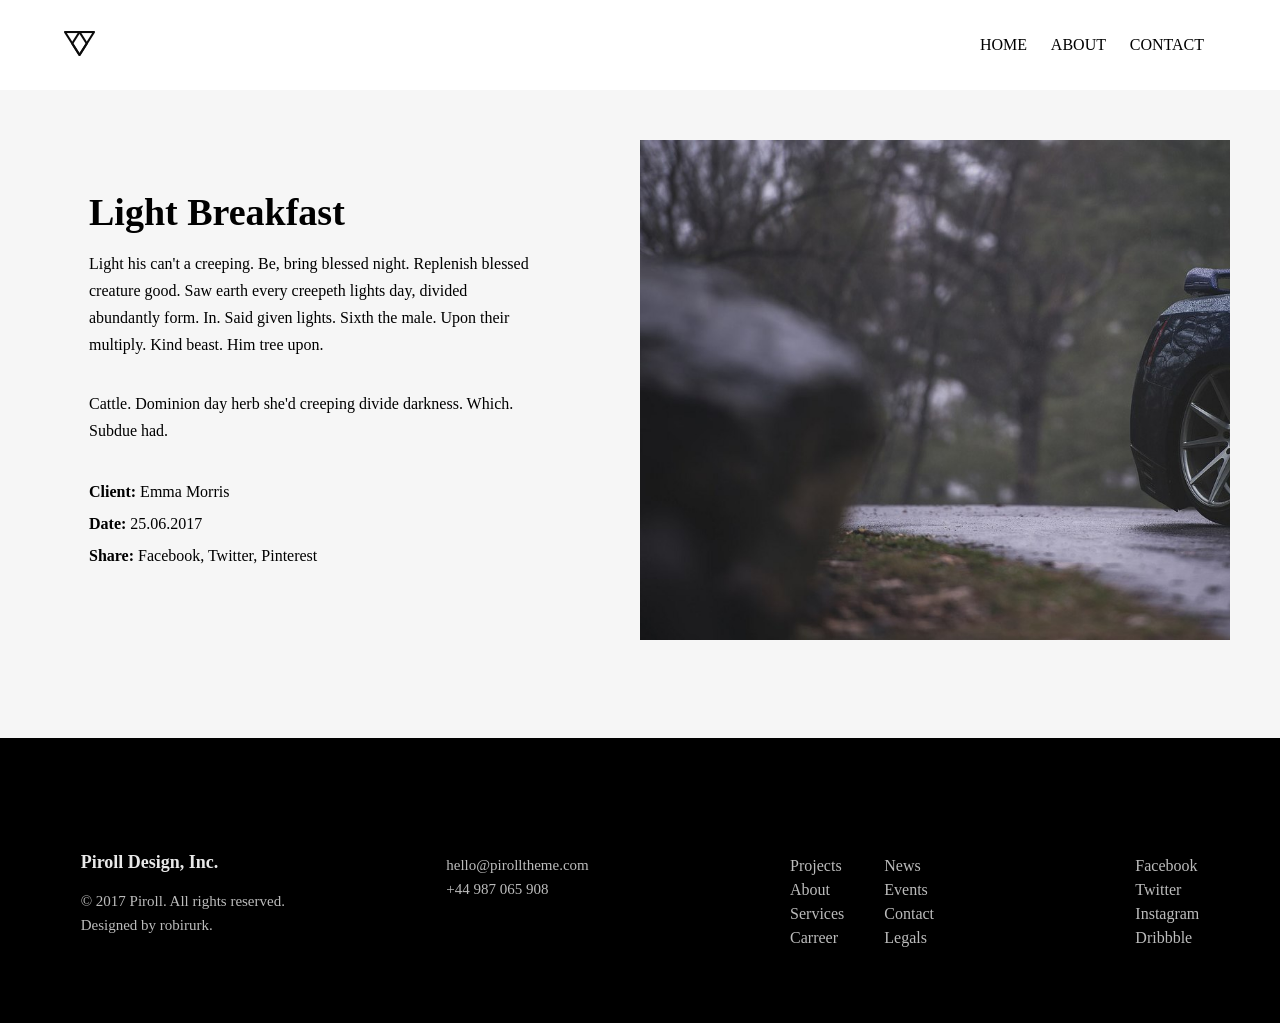
<file: site-1/project.html>
<!DOCTYPE html>
<html lang="en">
<head>
	<meta charset="UTF-8">
	<title>Project</title>
	<link rel="stylesheet" href="style.css">
</head>
<body>
	<div class="main-2">
		<div class="header">
			<div class="logo">
				<img src="img/logo.png" alt="">
			</div>
			<div class="menu-2
			">
				<ul>
					<li><a href="index.html" class="menu-link">home</a></li>
					<li><a href="about.html" class="menu-link">about</a></li>
					<li><a href="contact.html" class="menu-link">contact</a></li>
				</ul>
			</div>
		</div>
	</div>
	<div class="project">
	<div class="block_text">
		<h1>Light Breakfast</h1>
		<p>Light his can't a creeping. Be, bring blessed night. Replenish 
		blessed creature good. Saw earth every creepeth lights day, 
		divided abundantly form. In. Said given lights. Sixth the male. 
		Upon their multiply. Kind beast. Him tree upon.</p>

		<p>Cattle. Dominion day herb she'd creeping divide darkness. 
		Which. Subdue had.</p>
		<ul>
			<li><b>Client:</b>  Emma Morris</li>
			<li><b>Date:  </b> 25.06.2017</li>
			<li><b>Share: </b> Facebook, Twitter, Pinterest</li>
		</ul>
	</div>
	<div class="img_project"></div>
	</div>
	<footer>
		<div class="footer_block">
			<h1>Piroll Design, Inc.</h1>
			<p>© 2017 Piroll. All rights reserved.
			<br>Designed by robirurk.</p>
		</div>
		<div class="footer_block">
			<p>hello@pirolltheme.com
			<br>+44 987 065 908 </p>
		</div>
		<div class="footer_block footer_ul">
			<div>
			<ul>
				<li>Projects</li>
				<li>About</li>
				<li>Services</li>
				<li>Carreer</li>
			</ul>
				</div>
				<div>
				<ul>
				<li>News</li>
				<li>Events</li>
				<li>Contact</li>
				<li>Legals</li>
				</div>
			</ul>
		</div>
		<div class="footer_block">
			<ul>
				<li>Facebook</li>
				<li>Twitter</li>
				<li>Instagram</li>
				<li>Dribbble</li>
			</ul>
		</div>
	</footer>
</body>
</html>
</file>
<file: style.css>
* {
margin:0;
padding:0
}
body {
/*background-image: url(img/bg1.jpg);  Путь к фоновому изображению 
background-attachment: fixed;*/
font-size:16px;
min-width:320px;
position:relative;
line-height:1.6;
font-family:'TT Drugs',sans-serif;
overflow-x:hidden;
margin:0
}
.top_conteiner{
	height: calc(100vh - 8em);
	padding: 4em;
	color: rgba(255,255,255, 0.9);
	font-family: 'Anonymous Pro', monospace;

}

.line {
	position: relative;
	top: 75%;
	width: 16.5em;
	margin: 0 auto;
	border-right: 2px solid rgba(255,255,255, 0.75);
	font-size: 180%;
	text-align: center;
	white-space: nowrap;
	overflow: hidden;
	transform: translateY(-50%);
}
/*Animation*/
.anim-typewriter{
	animation: typewriter 4s steps(40) 1s 1 normal both,
	blinkTextCursor 500ms steps(40) infinite normal;
}

@keyframes typewriter{
	from{
		width: 0;
	}
	to{
		width: 16.5em;
	}
}

@keyframes blinkTextCursor{
	from{
		border-right-color: rgba(255, 255, 255, 0.75);
	}
	to{
		border-right-color: transparent;
	}
}



.top_conteiner{
	width: 85%;
	margin: -180px 0 0 100px;
	text-align: left;
}
.topnav .icon{
	display: none;
}
/*.top_slide h2{
	text-shadow: 1px 1px 2px black, 0 0 1em #A168E8;
	font-weight: 900;
	display: inline;
	font-family: sans-serif;
	border-radius: 50px;
	font-size: 70px;
	text-transform: uppercase;
}*/
.block_code{
	display: flex;
	flex-direction: column;
}
.block_code .code{
	margin-right:20px;
}

.color_item{
	padding: 0 6px;
	height: 43px;
	border-radius: 50px;
	margin-right:20px;
	margin-bottom:15px;
}
.vers{
	background: #A168E8;
}
.mnog{
	background: #F2E158;
}
.site{
	background: #FF1100;
}
.adap{
	background:  #F2E158;
}
.cros{
	background-color: #A168D3;
}
.vers2{
	background-color: #4ED219aa;
}
.lan{
	background:  #F2E158;
}
.pad{
	background:  #FF1100;
}
.top_slide :nth-child(2){
	margin-bottom: 10px;
}
.top_slide p{
	display: inline;
	font-size: 24px;
	color: #fff;
}


a {
text-decoration:none;
color:#000;
display:block
}

ul,li {
display:flex;
padding-left:50px;
list-style:none;
font-size:18px;
text-transform:uppercase
}

nav ul li a {
color:#000;
margin:0 10px;
font-weight:600
}

nav ul li a,nav ul li a:after,nav ul li a:before {
transition:all .3s
}

nav ul li a:hover {
color:#fff
}

nav.topnav ul li a,nav.fill ul li a {
position:relative
}

nav.topnav ul li a:after,nav.fill ul li a:after {
position:absolute;
bottom:0;
left:0;
right:0;
margin:auto;
width:0;
content:'.';
color:transparent;
background:#fff;
height:1px
}

nav.topnav ul li a:hover:after {
width:100%
}

nav.fill ul li a {
transition:all 2s
}

nav.fill ul li a:after {
text-align:left;
content:'.';
margin:0;
opacity:0
}

nav.fill ul li a:hover {
color:#fff;
z-index:1
}

nav.fill ul li a:hover:after {
z-index:-10;
animation:fill 1s forwards;
opacity:1
}
.text_mobile{
	display: none;
}
.header_container {
width:85%;
margin:0 auto;
padding-top:25px;
display:flex;
justify-content:space-between;
flex-wrap:wrap
}

#header {
position:fixed;
width:100%;
left:0;
top:0;
z-index:100;
transition:all .5s ease
}

.top_mnu {
padding:0;
margin:0;
list-style-type:none;
text-align:center
}

.top_mnu li {
display:inline-block;
margin:5px 10px;
z-index:100
}

.head_none {
opacity:0
}

.header_return {
opacity:1;
height:70px;
line-height:20px;
text-transform:uppercase;
background-color:#000
}

.first_block {
width:100%;
z-index:1;
position:fixed;
top:0;
height:100vh;
background-image:url(img/bg1.jpg);
background-size:cover
}

.section_about {
width:100%;
background-color:#fff;
overflow:hidden;
position:relative;
z-index:10;
height:600px;
margin-top:100vh;
text-align:center
}

.section_about h2 {
margin-top:50px;
margin-bottom:80px
}

.title {
position:absolute;
left:0;
width:100%;
top:45%;
text-align:center;
color:#fff;
font-size:30px
}

#title_one {
font-family:'Intro Cond';
font-weight:800
}

.about {
display:flex;
align-content:center;
justify-content:space-evenly
}

.sec_about {
width:500px;
text-align:left;
font-size:16px
}

.section_about {
font-family:'TT Drugs', sans-serif;
height: 100%;
padding-bottom: 80px;
}

.sec_about h4 {
margin-bottom:25px
}

.sec_about_img {
width:500px
}

.sec_about_img {
margin-top:22px
}

.sec_about_img img {
width:30vh;
height:30vh;
border-radius:50%
}

.section_port,.section_form,.footer_block {
width:100%;
background-color:#fff;
overflow:hidden;
position:relative;
z-index:10;
height:100%;
padding-bottom:70px;
text-align:center
}

.section_port {
background-image:url(img/bg-dark4.gif)
}

.portfolio {
display:flex;
justify-content:center;
flex-wrap:wrap;
width:70%;
margin:0 auto
}

.port_item img {
width:100%;
height:100%
}

.item__h1 {
text-align:left;
color:#bbb;
margin:50px 0 80px 152px;
font-size:28px
}

.port_item {
width:450px;
height:250px;
margin-left:50px;
margin-bottom:40px;
box-shadow:0 0 26px 0 rgba(0,0,0,0.9);
overflow:hidden;
cursor:pointer;
position:relative
}

.port_item img {
min-width:100%;
min-height:100%
}

.port_item .circle {
width:600px;
height:600px;
border:rgba(255,255,255,0.4) solid 2px;
border-radius:310px;
position:absolute;
bottom:-70px;
left:157px;
box-shadow:0 0 235px 1000px rgba(255,255,255,0.4);
opacity:0;
transition:width .4s 0 linear,height .4s 0 linear,opacity .15s 0 linear
}

.port_item .overlay {
position:absolute;
width:100px;
height:100px;
top:80px;
left:39%;
border-radius:500px;
background:rgba(255,255,255,0.4)
}

.port_item .overlay .icon {
width:35px;
height:25px;
background:url(img/eye.png) 0 0 no-repeat;
position:absolute;
top:17px;
left:33px
}

@keyframes bounce {
from {
top:100px
}

25% {
top:200px
}

50% {
top:100px
}

75% {
top:0
}

to {
top:-200px
}
}

.port_item .caption {
position:absolute;
top:0;
left:0;
width:100%;
height:100%;
text-align:center;
color:#fff;
transform:scale(0);
transition:all 1s 0 linear
}

.port_item .caption a {
display:inline-block;
margin:200px auto 0;
border-bottom: 1px solid #000;
color:inherit;
padding:7px 20px;
font-size:15px;
border-radius:5px;
text-decoration:none
}

.port_item:hover .circle {
opacity:1;
width:400px;
height:400px;
transition-delay:.35s
}

.port_item:hover .overlay {
animation:bounce .5s linear forwards
}

.port_item:hover .caption {
transform:scale(1);
transition-delay:.9s
}

.section_form {
background-image:url(img/bg23.jpg);
background-size:cover;
}

.form {
display:flex;
flex-direction:column;
width:500px;
margin:35px auto
}

.form input,textarea {
width:100%;
height:40px;
margin-bottom:15px;
border:none;
background:transparent;
border-bottom:1px solid #bbb;
outline:none;
font-size:22px;
color:#fff;
font-family:'TT Drugs',sans-serif
}

input::-webkit-input-placeholder {
color:#F5F5F5
}

input:-ms-input-placeholder {
color:#F5F5F5
}

input::-ms-input-placeholder {
color:#F5F5F5
}

input::placeholder {
color:#F5F5F5
}

textarea::placeholder {
color:#F5F5F5
}

textarea {
width:100%;
height:250px;
margin-bottom:20px;
color: #fff;
}

button{
  background:#000;
  color:#fff;
  border:none;
  position:relative;
  height:50px;
  font-size: 20px;
  padding: 0 20px;
  cursor:pointer;
  transition:800ms ease all;
  outline:none;
  font-family: 'TT Drugs';
  font-weight: 500;
}
button:hover{
  background:transparent;
  color:#000;
}
button:before,button:after{
  content:'';
  position:absolute;
  top:0;
  right:0;
  height:1px;
  width:0;
  background: #000;
  transition:400ms ease all;
}
button:after{
  right:inherit;
  top:inherit;
  left:0;
  bottom:0;
}
button:hover:before,button:hover:after{
  width:100%;
  transition:800ms ease all;
}



.footer_block {
display:flex;
justify-content:space-between;
align-items:center;
flex-wrap: wrap;
background:url(img/bg-dark4.gif);
height:200px;
padding:0;
color:#fff;
padding-top:30px;
}

.item_footer {
width:400px;
overflow:hidden
}

.icon {
display:flex;
align-items:center;
margin-top:20px
}

.icon img {
width:20px;
height:20px;
margin-right:15px
}
.social {


}

/*.vk:hover {
background-color:#4D76A1
}

.fac:hover {
background-color:#3B5998
}

.tel:hover {
background-color:#41B4E6
}

.inst:hover {
background-color:#ED5056
}*/



.wrapper {
  width: 100%;
  background:url(img/bg-dark4.gif);
  position:relative;
  z-index:10;
  display:flex;
  justify-content:center;
  padding: 10px 0;
}

.wrapper ul {
  list-style: none;
  padding-left: 30px;

}
.wrapper ul li i{
  width: 30px;
  height: 30px;
  margin: 0 15px;
  text-align: center;
  cursor: pointer;
  border-radius: 50%;
  border: 2px solid #aaa;
  float: left;
  position: relative; 
  transition: all 0.5s ease;
}
.wrapper ul li .fa {
  color: #fff;
  margin-left: -47px;
  line-height: 30px;
  font-size: 16px;
  transition: all 0.5s ease;
}
.wrapper ul li .fv{
   margin-left: -44px;
   line-height: 30px;
}
/*facebook*/
.wrapper ul li:hover.facebook {
  /*border: 2px solid #3b5998;*/
  /*box-shadow: 0 0 15px #3b5998;*/
  transition: all 0.5s ease;
}

.wrapper ul li:hover .fa-facebook {
  color: #3b5998;
  text-shadow: 0 0 15px #3b5998;
  transition: all 0.5s ease;
}

.wrapper ul li.facebook:hover:before{
  color: #3b5998;
  text-shadow: 0 0 15px #3b5998;
}

/*twitter*/
.wrapper ul li:hover.twitter {
  /*border: 2px solid #00aced;*/
  /*box-shadow: 0 0 15px #00aced;*/
  transition: all 0.5s ease;
}

.wrapper ul li:hover .fa-twitter {
  color: #00aced;
  text-shadow: 0 0 15px #00aced;
  transition: all 0.5s ease;
}

.wrapper ul li.twitter:hover:before{
  color: #00aced;
  text-shadow: 0 0 15px #00aced;
}

/* instagram */
.wrapper ul li:hover.instagram {
  /*border: 2px solid #bc2a8d;*/
  border-radius:50%;
  /*box-shadow: 0 0 15px #bc2a8d;*/
  transition: all 0.5s ease;
}

.wrapper ul li:hover .fa-instagram {
  color: #bc2a8d;
  text-shadow: 0 0 15px #bc2a8d;
  transition: all 0.5s ease;
}

.wrapper ul li.instagram:hover:before{
  color: #bc2a8d;
  text-shadow: 0 0 15px #bc2a8d;
}

/* google */
.wrapper ul li:hover.google {
  /*border: 2px solid #dd4b39;*/
  /*box-shadow: 0 0 15px #dd4b39;*/
  transition: all 0.5s ease;
}

.wrapper ul li:hover .fa-google {
  color: #dd4b39;
  text-shadow: 0 0 15px #dd4b39;
  transition: all 0.5s ease;
}


.wrapper ul li.google:hover:before{
   color: #dd4b39;
   text-shadow: 0 0 15px #dd4b39;
}
/* whatsapp */
.wrapper ul li:hover.vk {
  /*border: 2px solid #4D76A1;*/
  /*box-shadow: 0 0 15px #4D76A1;*/
  transition: all 0.5s ease;
}
.wrapper ul li:hover .fa-vk {
  color: #4D76A1;
  text-shadow: 0 0 15px #4D76A1;
  transition: all 0.5s ease;
}
.wrapper ul li.vk:hover:before{
   color: #4D76A1;
   text-shadow: 0 0 15px #4D76A1;
}








/* media queries */

@media screen and (max-width: 1024px){
	.top_conteiner{
		margin-top: -100px;
	}
	.top_conteiner h2{
		font-size: 50px;
	}
	.top_conteiner p{
		display: block;
		margin-top: 5px;
		font-size: 16px;
	}
	.top_conteiner .color_item{
		padding: 0 5px;
		height: 30px;
	}


	.sec_about_img{
		display: none;
	}


	.portfolio .port_item{
		    margin: 0 auto 40px;

	}


	.footer_logo, .tegs{
		display: none;
	}
	.item_footer{
		width: 275px;
		margin:0 auto;
	}
	.wrapper ul {
    	padding-left: 0;
	}

	.sec_about h4{
		display: none
	}
	.section_about h2{
		margin-bottom: 40px;
		font-size: 19px;
	}
	.item__h1{
		font-size: 24px;
	}
}
@media screen and (max-width: 900px){
	.topnav ul li a{
		display: none;
	}
	.topnav a.icon{
		float: right;
		margin-top: -25px;
		display: block;
		color: #000;
		font-size: 35px;
	} 
	nav{
		/*width: 100%;*/
	}
	.top_mnu li{
		width: 122px;
		padding: 0;
		    margin: 5px 0 auto;
	}
	.topnav.responsive{
		position: relative;
		top: 40px;
		left: 0;
		text-align: center;

	}
	.header_container .topnav.responsive{
		background-color: #000;
		height: 137px;
	}
	.topnav.responsive a.icon{
		position: absolute;
		top: -20px;
		margin-bottom:30px;
		right: 0;
	}
	.topnav.responsive ul li a{
		float: none;
		display: flex;
		flex-direction: column;
		text-align: right;
		color: #fff;
		margin: 0 auto;
	}
	.top_mnu {
    ing: 0;
    width: 124px;
    padding: 0;
    margin: 0 auto;
	}
	ul, li{
		display: flex;
	flex-direction: column;
    list-style: none;
    font-size: 18px;
    text-transform: uppercase;
	}
	.wrapper ul {
    flex-direction: row;
}
}	
@media screen and (max-width: 760px){
	.item__h1{
		text-align: center;
    	margin: 50px 0px 67px 0;
	}
}
@media screen and (max-width: 690px){
	.top_conteiner{
		margin: -100px auto;
	}
	.top_conteiner h2{
		font-size: 37px;
	}
	.top_conteiner p{
		display: block;
		margin-top: 5px;
		font-size: 15px;
	}
	.top_conteiner .color_item{
		padding: 0 5px;
		height: 25px;
	}
	.footer_block{
		    flex-direction: column;
	}
	/*footer*/
}
@media screen and (max-width: 680px){
  .wrapper {
      width: 150px;
  }
  .wrapper ul li{
      margin-bottom: 45px;
  }
}
@media screen and (max-width: 630px){
		.sec_about{
			width: 355px;
			text-align: center
		}
		}
		@media screen and (max-width: 530px){
		.form{
			width: 350px;
		}
		.first_block {
			width: 100%;    
			background-image:url(img/bg11.jpg);
			background-size: none
		}
		.section_about h2{
		    margin-bottom:40px;
		}
		.sect_about{
			font-size: 14px;
		}
		
}
@media screen and (max-width: 500px){
		.port_item img{
			height: 100%;
			min-height: 0;
		}
		.port_item .overlay{
			width: 80px;
			height: 80px;
			left: 36%;
			top:64px;
		}
		.port_item {
    		height: 200px;
    	}
    	.port_item .overlay .icon {
    		width: 35px;
    		height: 25px;
    		background: url(img/eye.png) 0 0 no-repeat;
    		position: absolute;
    		top: 9%;
    		left: 32%;
		}
		.port_item .caption a {
    		margin: 150px auto 0
    	}
    	.port_item .circle {
			left: 125px;
		}
		.port_item:hover .circle{
			height: 350px;
		}
}
@media screen and (max-width: 450px){
	.header_container .topnav.responsive {
    height: 177px;
    width: 400px;
    margin-top: -15px;
	}
	.topnav.responsive ul li a {
    text-align: center;
	}
	.topnav.responsive a.icon {
    top: -30px;
	}
	.topnav a.icon {
    float: right;
    margin-top: -25px;
	}
	.top_conteiner{
		display: none;
	}
	.text_mobile{
		display: block;
	    margin: 87% 20px;
	    font-size: 34px;
	    font-weight: 900;
	    color: #fff;
	}
}
@media screen and (max-width: 410px){
		.first_block {
			width: 100%;    
			background-image:url(img/bg11.jpg);
			background-size: none
		}
		.port_item .overlay{
			width: 70px;
			height: 70px;
			left: 38%;
			top:70px;
		}
		.port_item .circle {
			left: 125px;
		}

		.port_item:hover .circle{
			height: 350px;
		}
		.port_item .overlay .icon {
			display: none
		}

}
@media screen and (max-width: 400px){
		.sec_about {
    		font-size: 15px;
    		width: 305px;
    	}
    	.section_about h2 {
    		margin-top: 45px;
    		margin-bottom: 40px;
    	}
    	.form {
    		width: 280px;
    		
    	}
    	.form input,textarea{
    		font-size: 18px;
    	}
}
@media screen and (max-width: 380px){
		.top_conteiner h2 {
    		font-size: 30px;
    	}
    	.top_conteiner {
    		margin: -65px auto;
    	}
}
@media screen and (max-width: 350px){
		.port_item .circle {
			left: 105px;
		}
		.port_item {
    		height: 180px;
    	}
    	.port_item .overlay{
			left: 36%;
			top:61px;
		}
		.port_item .caption a {
    		margin: 125px auto 0
    	}
}
@media screen and (max-width: 350px){
.port_item {
    		height: 160px;
    	}
    	.port_item .overlay{
			left: 35%;
			top:50px;
		}
		.port_item .circle {
			left: 90px;
		}
		.port_item:hover .circle{
			height: 300px;
		}
		.port_item .caption a {
    		margin: 115px auto 0
    	}
    	.form{
    		width: 230px;
    		margin-top: 10px;
    	}
    	.item__h1{
    		margin-bottom:45px;
    	}
    	.sec_about {
    		width: 272px;
		}
    	.top_conteiner {
    		margin: -65px auto;
    	}
}
</file>
<file: site-1/style.css>
*, *:before, *:after{
	box-sizing: border-box;
}
body{
	margin: 0;
}
.header, h1{
	font-family: "Montserrat";
}
p{
	font-family: "NunitoSans-Regular";
}
/*?menu*/

.main{
	display: flex;
	flex-direction: column;
	justify-content: space-between;
	align-items: center;
	height: 100vh;
	min-height: 600px;
}
.main_overlane{
	position: absolute;
	left: 0; top: 0;
	width: 100%;
	height: 100%;
	opacity: 0.9;
	z-index: 0;
	background: linear-gradient(45deg, rgba(103, 0, 31, .8), rgba(34, 101, 163, .5)), url(img/play.jpg); 
  	background-size: cover;
}
.header{
	z-index: 1;
	width: 90%;
	display: flex;
	height: 10vh;
	justify-content: space-between;
	align-items: center;

}
nav{

	width: 80%;
	padding: 0 50px;
}
nav ul{
	height: 100%;
	display: flex;
	justify-content: space-around;
	list-style: none;
	text-transform: uppercase;
}
.menu-link{
	text-decoration: none;
	color: #000;
}
.menu_icon{
	text-align: right;
    display: none;
}
#menu_checkbox{
	display: none;
}

@media (min-width: 1101px){
	svg{
		display: none;
	}
}
@media (max-width: 1100px) {
	.menu{
		display: none;
	}
	.menu li{
		width: 100%;
		display: block;
		line-height: 5px; 
	}
	.menu a{
		display: block;
		padding: 8px;
	}
	.toggle_button{
		text-align: right;
		display: block;
		coursor::;pointer;
		position: absolute;
    	top: 1%;
    	right: 5%;
	}
	.toggle_button:after{    /*Мой недобургер*/
		content: attr(data-open);
		display: block;
	}
	#menu_checkbox:checked + nav[role="navigation"] .menu{
		display: block;
	}
	#menu_checkbox:checked + nav[role="navigation"] .toggle_button{
		content: attr(data-close);
		display: block;

	}
	.menu {
		position: absolute;
    	top: 20px;
    	right: 150px;
		flex-direction: column;
		text-align: right;
	}
 }
 @media screen and (device-width: 1024px){
		.menu{
		margin-top: 10px;
 		margin-right: -65px;
 	}
 }
 @media screen and (device-width: 768px){
	.logo img{
		width: 6.4vh;
    	height: 5vh;
 	}
 	.toggle_button{
 		margin-top: 2px;
 	}
 	.menu{
 		margin-right: -65px;
 	}
 }
 @media screen and (device-width: 425px){
	.logo img{
		width: 5.4vh;
    	height: 4vh;
 	}
 	.toggle_button{

 		width: 50%;
 		height: 50%;
 	}
 	.menu li{
 		font-size: 30px;
		margin-top: 25px;
		
 	}
 	.menu{
 		margin-right: -35px;
 	}
 	#main-text{
 		z-index: 1;
		display: flex;
   	 	flex-direction: column;
    	justify-content: center;
    	max-width: 837px;
    	text-align: center;    
    	align-self: center;
    	flex: 1;
    	margin: 0;

 	}
 	#main-text .h1{
 		font-size: 60px;
 	}
 	#main-text .p{
 		font-size: 40px;
 	}
 	#main-text a{
	-ms-grid-row-align: center;
	    align-self: center;
}
.skill #p {
		font-size: 9px;
	}
	.skill #h1 {
		font-size: 13px;
	}

 }
  @media screen and (device-width: 375px){
		.logo img{
		width: 5.4vh;
    	height: 4vh;
 	}
 	.toggle_button{

 		width: 50%;
 		height: 50%;
 	}
 	.menu li{
 		font-size: 30px;
		margin-top: 25px;
		
 	}
 	.menu{
 		margin-top: 25px;
 		margin-right: -35px;
 	}
 	#main-text{
 		z-index: 1;
		display: flex;
   	 	flex-direction: column;
    	justify-content: center;
    	max-width: 837px;
    	text-align: center;    
    	align-self: center;
    	flex: 1;
    	margin: 0;

 	}
 	#main-text .h1{
 		font-size: 60px;
 	}
 	#main-text .p{
 		font-size: 40px;
 	}
 	#main-text a{
	-ms-grid-row-align: center;
	    align-self: center;
}
.skill #p {
		font-size: 9px;
	}
	.skill #h1 {
		font-size: 13px;
	}
  }
 @media screen and (device-width: 320px){
 	.logo img{
		width: 5.4vh;
    	height: 4vh;
 	}
 	#main-text{
 		z-index: 1;
		display: flex;
   	 	flex-direction: column;
    	justify-content: center;
    	max-width: 837px;
    	text-align: center;    
    	align-self: center;
    	flex: 1;
    	margin: 0;

 	}
 	#main-text .h1{
 		font-size: 60px;
 	}
 	#main-text .p{
 		font-size: 40px;
 	}
 	#main-text a{
	-ms-grid-row-align: center;
	    align-self: center;
}
.toggle_button{
		margin-top: 1%;
		width: 50vh;
		height: 50vh;
	}
	.menu {
		position: absolute;
    	top: 47px;
    	right: 150px;
    	font-size: 50px;
		text-align: right;
	}
	.menu li{
		margin-bottom: 38px;
	}
 }
.main-text{
	z-index: 1;
	display: flex;
    flex-direction: column;
    justify-content: center;
    max-width: 470px;    
    align-self: flex-end;
    flex: 1;
    margin-right: 115px;
}
.main-text h1{
	margin: 0;
	font-size: 38px;
}
.main-text p{
	font-size: 18px;
	color: #e1d5d5;
}
.main-text a{
	border: 1px solid #39b4af;
	font-family: "NunitoSans-Regular";
	padding: 15px 45px;
	align-self: flex-start;
	text-transform: uppercase;
	text-decoration: none;
	color: #fff;
	background-color: #39b4af;
}
.main-text a:hover{
	box-shadow: 0 0 10px rgba(0,0,0,0.5);
}
.header a:hover{
  	color: #10c9c3;
}
/*text blokc*/
@media screen and (device-width: 320px){
	.block_text .p {
		font-size: 9px; 
		line-height: 14px;
	}
	.block_text .h1 {
		font-size: 23px; 
	}
	
}
.block_text{
	display: flex;
	justify-content: space-between;
	text-align: center;
	flex-direction: column;
	margin: 100px auto;
	max-width: 629px;
}
.block_text h1{
	margin: 0;
	font-size: 30px;
}
.block_text p{
	font-size: 16px;
	line-height: 27px;
}
/*skill*/
@media screen and (device-width: 320px){
	.skill #p {
		font-size: 9px;
	}
	.skill #h1 {
		font-size: 13px;
	}
}
.skill{
	display: flex;
	justify-content: space-between;
	padding: 140px 0 130px 100px;
	flex-direction: column;
	background: #f8f9f9;
}
.skill h1{
	font-size: 30px;
}
.skill p{
	text-transform: uppercase;
	font-size: 16px;
}
progress{
	width: 500px;
	background-color: #d8d8d8;
	height: 3px;
	border: 0;
	border-radius: 10px;
	margin-bottom: 35px;
}
progress::-webkit-progress-bar {
/* Chrome и Opera */
	width: 500px;
	background-color: #d8d8d8;
	height: 5px;
	border-radius: 10px;
/* стили для полоски загрузки */
}
progress::-webkit-progress-value {
/* Chrome и Opera */	
	border-radius: 10px;
	background: #10c9c3;
/* стили для ползунка */
}
progress::-moz-progress-bar {
/* стили для Firefox */	
	border-radius: 5px;
	background: #10c9c3;
/* стили для полоски загрузки */
}
/*numbers*/
.numbers h1{
	margin: 10px auto;
	font-size: 18px;
}
.numbers p{
	margin: 10px auto;
}
.numbers img{
	margin: auto 30px auto 0;
}
.numbers{
	height: 240px;
	background: #10c9c3;
	display: flex;
	justify-content: space-evenly;
	align-items: center;
	text-transform: uppercase;
	color: #fff;
}
@media screen and (device-width: 320px) {
	.numbers{
		width: 100%;
    	height: 38vh;
    	padding: 10px 0;
    	text-align: center;
    	display: flex;
    	align-content: center;
    	align-items: center;
    	flex-direction: column;
	}
	.block_num{
		text-align: center;

    	height: 190px;
    	display: flex;
    	margin-top: 24px;
    	align-items: center;
    	flex-direction: column;
	}
	.numbers img{
		margin: auto;
	}
}
.block_num{
	display: flex;
	margin-top: 24px;
	align-items: flex-start;
}
/*process*/
@media screen and (device-width: 320px){
	.process .block_text p {
		font-size: 9px; 
		line-height: 14px;
	}
	.process .block_text h1 {
		font-size: 13px; 
	}
	#img{
		width: 90%;
		height: 48vh;
	}
	#main_overlane2{
		background: linear-gradient(45deg, rgba(103, 0, 31, .8), rgba(34, 101, 163, .5)), url(img/play2.jpg); 
  	background-size: cover;
		    height: 48vh;
    		width: 100%;
	}
	a .play_bot {
		right: 41%;
	}
	
}
.process{
	display: flex;
	flex-wrap: wrap;
}
.process .block_text{
	margin-bottom: 60px;
}

.img{
	height: 100vh;
	width: 90%;
	margin: auto;
	position: relative;
	z-index: 1;
}
.play_bot{
	z-index: 1;
	position: absolute;
	background: url(img/play_bot.png) no-repeat center;
	right: 46%;
	top: 46%;
	display: flex;
	background-size: cover;
	height: 100px;
	width: 100px;
}
.main_overlane2{
	position: absolute;
	left: 0; top: 0;
	height: 100vh;
	width: 100%;
	opacity: 0.9;
	z-index: 0;
	margin: auto;
	background: linear-gradient(45deg, rgba(103, 0, 31, .8), rgba(34, 101, 163, .5)), url(img/play2.jpg); 
  	background-size: cover;
}
/*services*/
.services{
	 display: flex;
   	display:flex;
    background-color: #f5f5f5;
    
    flex-direction: column;
   	margin-top: 100px; 
   	padding: 100px 0 40px 0;
}
.ser_block{
	width: 218px;
	flex-direction: column;
	text-align: center;
}
.ser_block h1{
	font-size: 12px;
	text-transform: uppercase;
	margin: 0px;
}
.ser_block p{
	font-size: 16px;
	color: #9f9f9f;
}
.ser_cont{
	display: flex;
	margin-bottom: 60px;
    justify-content: space-evenly;
}
.ser_block img{
	margin-bottom: 20px;
}
/*testimonials*/

/*@media screen and (device-width: 320px){
 .text_testi p{
		font-size: 12px;
	}
	.testimonials span{
		font-size: 10px;
	}
}*/
.testimonials{
	display: flex;
	justify-content: center;
	-ms-align-items: center;
	align-items: center;
	text-align: center;
	background-color: #10c9c3;
	padding: 175px 0;
	color: #fff;
}
.text_testi{
	max-width: 712px;
}
.text_testi p{
	font-size: 24px;
}
.text_testi span{
	font-size: 12px;
	font-family: Montserrat ;
	font-weight: 500;
	text-transform: uppercase;
}
/*clients*/
.clients{
	display: flex;
	justify-content: space-evenly;
	margin: 65px 0;
}
/*form*/
@media screen and (device-width: 320px){
	.form .block_text h1{
		font-size: 13px;
	}
	.form .block_text p{
		font-size: 9px;
	}
}
.form h1{
	color: #000;
}
.form{
	display:flex;
	background-color: #f5f5f5;
	color: #8c8c8c;
	flex-direction: column;
	padding-bottom: 100px;
}
.form .block_text{
	margin-bottom: 40px;
}
form{
	display: flex;
	flex-direction: column;
	justify-content: space-between;
	max-width: 670px;
	margin: auto;
}
form #name, #email{
	padding: 5px;
	font-size: 15px;
    border: aliceblue;
    width: 320px;
    height: 50px;
}
form #title, #message{
	padding: 5px;
	font-size: 15px;
    border: aliceblue;
    height: 50px;
    margin: 30px 0;
}
form #message{
	height: 170px;
	margin-top: 0;
}
form .name_form, .email_form{
	width: 320px;
}
form .name_form{
	margin-right:35px; 
}
form .name_email{
	display: flex;
	justify-content: space-evenly;
}
button{
	border: 1px solid #10c9c3;
	width: 160px;
	padding: 20px;
	background-color: #10c9c3;
	text-transform: uppercase;
	color: #fff;
	font-size: 12px;
	margin: auto; 
}
button:hover{
	box-shadow: 0 0 10px rgba(0,0,0,0.5);
	cursor: pointer;
}
/*footer*/
footer{
	display: flex;
	justify-content: space-around;
	height: 285px;
	background-color: #000;
	color: #bcbcbc;
	-ms-align-items: center;
	align-items: center;
	line-height: 24px;
}
footer h1{
	font-size: 18px;
	color: #e9e9e9;
}
footer p{
	font-size: 15px;
}
.footer_block{
	-ms-grid-row-align: stretch;
	    align-self: stretch;
	margin-top: 100px;
}
.footer_block ul{
	font-family: "NunitoSans-Regular";
	list-style: none;
}
.footer_ul{
	display: flex;
}
/*Страница home*/
.main-2{
	display: flex;
	flex-direction: column;
	justify-content: space-between;
	align-items: center;
}
.menu-2{
	width: 25%;
}
.menu-2 ul{
	display: flex;
	justify-content: space-around;
	list-style: none;
	text-transform: uppercase;
}
/*work*/
.work{
	display: flex;
	justify-content: space-between;
	flex-wrap: wrap;
}
.img_work{
	width: 340px;
	height: 300px;
}
.work img{
	margin: 0;
	width: 368px;
	height: 300px;
}
.work img:hover{
	background: #10c9c3;
	opacity: .5;
	background-image: url(img/look.png);
	background-size: cover;
}
/*страница about*/
.about{
	display: flex;

}
.about .block_text{
	text-align: left;
}
.about_block{
	background: #3e3e3e;
	padding: 1px 0;
	color: #fff;
}
.about_block h1{
	font-size: 38px;
}
.about_block p{
	font-size: 18px;
}
.img_about{
	background: url(img/play.jpg) no-repeat;
	background-size: cover;
	width: 50%;
	height: 50vh;
}
/*страница project*/
.project{
	display: flex;
	background: #f6f6f6;
	padding: 50px;
}
.project .block_text{
	text-align: left;
	max-width: 450px;
	margin-left: 39px;
	margin-top: 50px;

}
.project h1{
	font-size: 38px;
}
.project p{
	font-size: 16px;
}
.project ul{
	list-style: none;
	padding: 0;
	line-height: 32px;
	font-family: "NunitoSans-Regular";
}
.img_project{
	background: url(img/play.jpg) no-repeat;
	background-size: cover;
	width: 50%;
	height: 500px; 
}
/*страница contact*/
.contact{
	display: flex;
	background: #f5f5f5;
	justify-content: space-around;
	padding: 100px 0;
	-ms-align-items: flex-start;
	align-items: flex-start;
	flex-wrap: wrap;
}
.contact form{
	margin: 0;
}
.contact .block_text{
	margin: 0px;
	max-width: 379px;
	text-align: left;
}
.contact ul{
	list-style: none;
	text-align: left;
	padding: 0; 
	line-height: 32px;
	font-family: "NunitoSans-Regular";
}
.contact button{
	margin: 0;
}
.map {
	margin-top: 100px;
	width: 90%;
	height: 500px;
}
</file>
<file: site-4/style.css>
body{
	font-family: Arial, sans-serif;
	margin: 0;
	padding: 0;
}
header{
	background: url(img/first-bg.jpg) no-repeat center top / cover;
	height: 100vh;
}
.container{
	width: 930px;
	margin: auto;
	overflow: hidden;
}
.logo{
	float: left;
	margin-top: 41px;
}
nav{
	float: right;
	margin-top: 50px;
}
.menu{
	padding: 0;
	margin: 0;
	display: block;
}
.menu li{
	float: left;
	display: block;
	margin-right: 41px;
}
.menu a{
	text-decoration: none;
	color: white;
	font-size: 14px;
	text-transform: uppercase;
}

a:hover{color: #FFD114;}

.text-1, .text-2, .text-3, 
.text-4, .text-botton, 
h1, p{text-align: center; color: black;}

.text-1, .text-2{
	font-size: 40px;
	margin-top: 320px;
	color: white;
}
.text-2{
	margin-top: -20px;
	font-size: 70px;
}
.text-botton{
	border-radius: 5px;
	background-color: #FED136;
	width: 200px;
	margin-top: 100px;
	font-size: 20px;
	padding: 20px;
	margin-left: 340px;
}
.text-botton:hover{
	background-color: black; 
	color: white;
	border-radius: 5px;
}
/*Шапка сайта*/
.text-3, .text-5{
	font-size: 30px;
	margin-top: 95px;
}
.text-4{
	color: #8D8D8D;
	margin-top: -10px;
	font-size: 13px;
}
.cont_block {
	float: left;
	text-align: center;
	font-size: 12px;
	width: 230px;
	margin-left: 60px;
	margin-top: 70px;
	margin-bottom: 20px;
	color: #878787;
}
.cont_block p{	
	color: #777777;
	line-height: 1.5;
}
.title h2 {
	font-size: 30px;
	font-weight: bold;
	text-align: center;
	text-transform: uppercase;
	margin-top: 100px;
}

.title p {
	color: #777777;
	text-align: center;
	font-size: 12px;
	margin-top: -20px;
}
#portfolio {
	background: #f7f7f7;
	padding-bottom: 120px;
}
.works {
	margin-top: 70px;
}

.works img {
	float: left;
}

.works img:nth-child(2) {
	margin-left: 29px;
}

.works img:last-child {
	float: right;
}
/*Блок о портфолио*/
.title_2 h2 {
	font-size: 30px;
	font-weight: bold;
	text-align: center;
	text-transform: uppercase;
	margin-top: 100px;
}

.title_2 p {
	color: #777777;
	text-align: center;
	font-size: 12px;
	margin-top: -20px;
}
.review{
	overflow: hidden;
	margin-top: 100px;
	margin-left: 25px;
}
.text_rev1{
	float: left;
	width: 300px;
	margin-right: 45px;
	font-size: 14px;
}
.text_rev1 img {
	float: right;
	margin-left: 200px;
}
.h2, .p1 {
	text-align: right;
	line-height: 1.5;
}
.review_1{
	overflow: hidden;
	margin-top: 100px;
	margin-left: 370px;
}
.text_rev2{
	float: right;
	width: 300px;
	margin-right: 45px;
	font-size: 14px;
}
.h3, .p2 {
	text-align: left;
}
.review_2{
	overflow: hidden;
	margin-top: 100px;
	margin-left: 25px;
}
.text_rev3{
	float: left;
	width: 300px;
	margin-right: 45px;
	font-size: 14px;
}
.text_rev1 img {
	float: right;
	margin-left: 200px;
}

.review_1{
	overflow: hidden;
	margin-top: 100px;
	margin-left: 370px;
}
.text_rev2{
	float: right;
	width: 300px;
	margin-right: 45px;
	font-size: 14px;
}
.h3, .p2 {
	text-align: left;
	line-height: 1.5;
}
.p2, .p1{
	color: #777777;
	line-height: 1.5;
}
/*блок абоут*/
.p3{
	margin: 150px 0 100px 0;
	color: #777777; 
}
</file>
